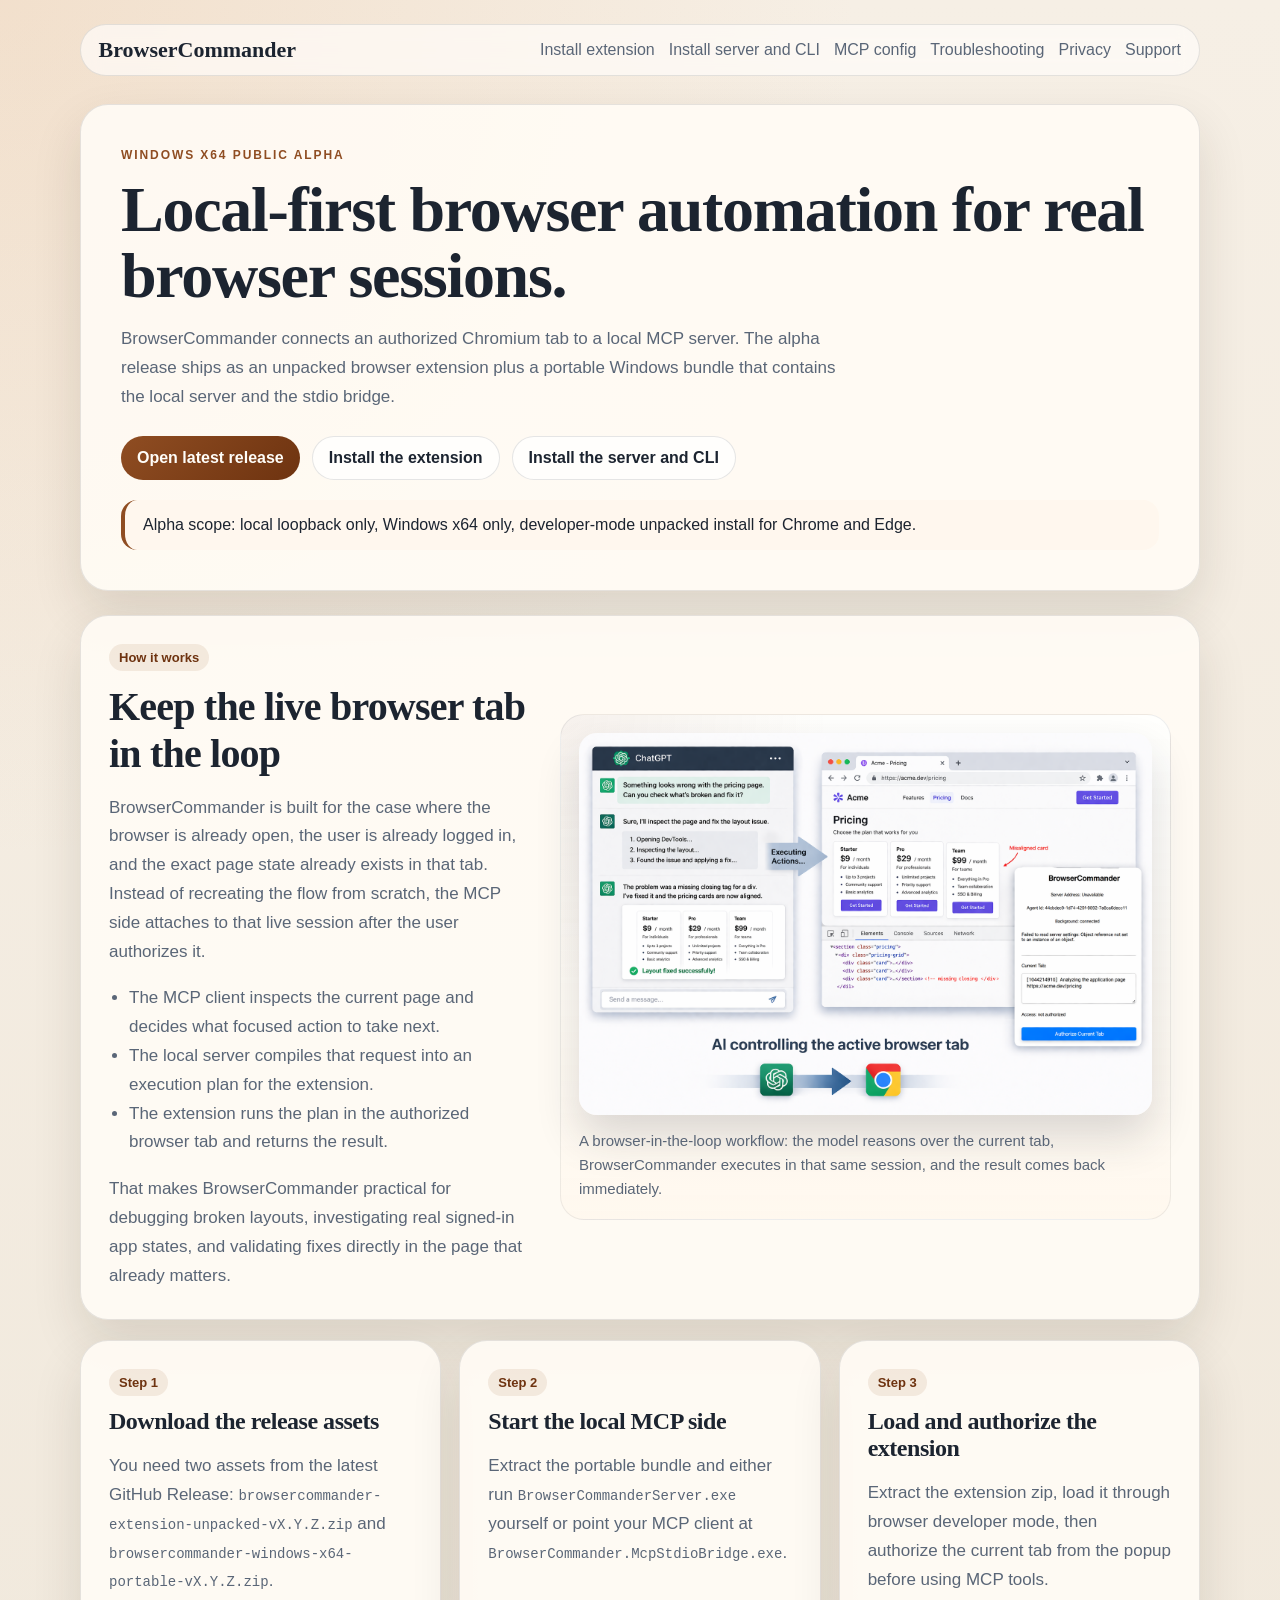
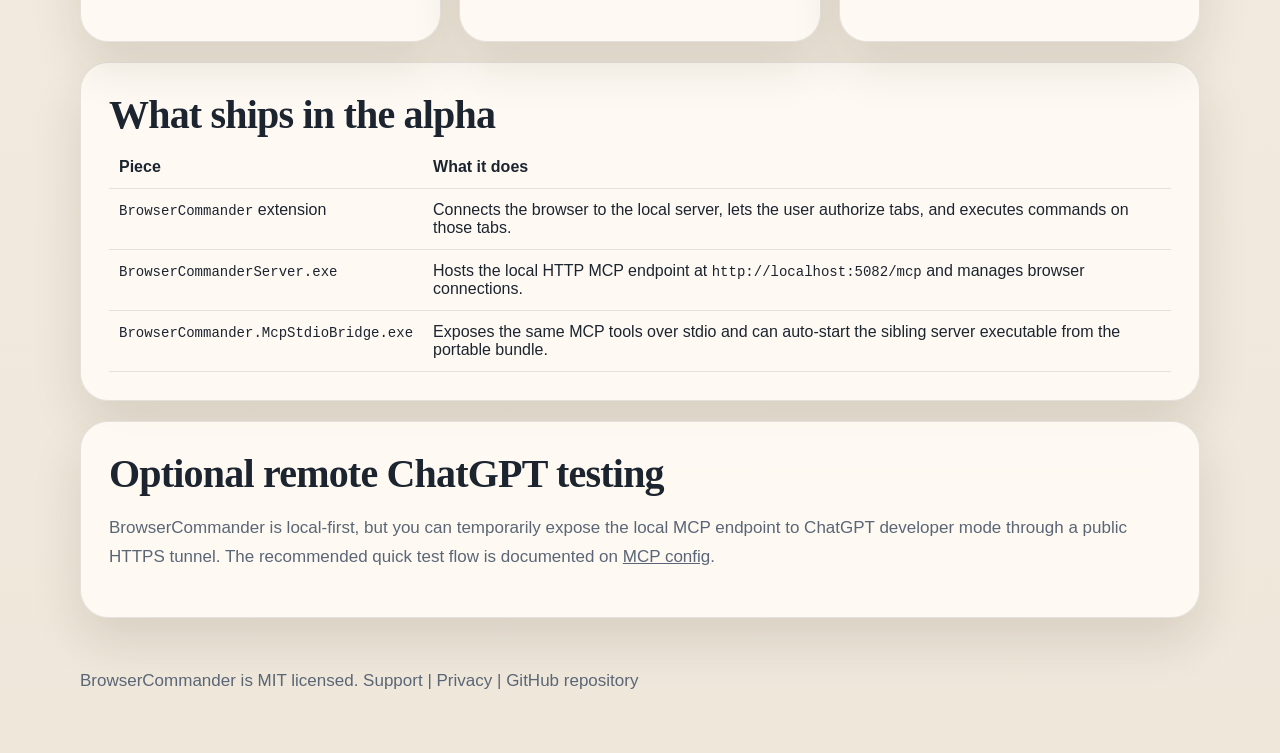
<file: docs/index.html>
<!DOCTYPE html>
<html lang="en">
<head>
    <meta charset="utf-8">
    <meta name="viewport" content="width=device-width, initial-scale=1">
    <title>BrowserCommander | Public alpha</title>
    <link rel="stylesheet" href="assets/site.css">
</head>
<body>
    <div class="site-shell">
        <header class="site-header">
            <div class="topbar">
                <a class="brand" href="index.html">BrowserCommander</a>
                <nav class="nav-links">
                    <a href="install-extension.html">Install extension</a>
                    <a href="install-server.html">Install server and CLI</a>
                    <a href="mcp-config.html">MCP config</a>
                    <a href="troubleshooting.html">Troubleshooting</a>
                    <a href="privacy.html">Privacy</a>
                    <a href="support.html">Support</a>
                </nav>
            </div>
        </header>

        <section class="hero">
            <p class="eyebrow">Windows x64 public alpha</p>
            <h1>Local-first browser automation for real browser sessions.</h1>
            <p>
                BrowserCommander connects an authorized Chromium tab to a local MCP server.
                The alpha release ships as an unpacked browser extension plus a portable Windows bundle
                that contains the local server and the stdio bridge.
            </p>
            <div class="button-row">
                <a class="button" href="https://github.com/DimonSmart/BrowserCommander/releases/latest">Open latest release</a>
                <a class="button-secondary" href="install-extension.html">Install the extension</a>
                <a class="button-secondary" href="install-server.html">Install the server and CLI</a>
            </div>
            <div class="callout">
                Alpha scope: local loopback only, Windows x64 only, developer-mode unpacked install for Chrome and Edge.
            </div>
        </section>

        <section class="content-card workflow-section">
            <div class="workflow-grid">
                <div class="workflow-copy">
                    <div class="kicker">How it works</div>
                    <h2 class="page-title">Keep the live browser tab in the loop</h2>
                    <p>
                        BrowserCommander is built for the case where the browser is already open, the user is already
                        logged in, and the exact page state already exists in that tab. Instead of recreating the flow
                        from scratch, the MCP side attaches to that live session after the user authorizes it.
                    </p>
                    <ul class="section-list workflow-points">
                        <li>The MCP client inspects the current page and decides what focused action to take next.</li>
                        <li>The local server compiles that request into an execution plan for the extension.</li>
                        <li>The extension runs the plan in the authorized browser tab and returns the result.</li>
                    </ul>
                    <p class="workflow-note">
                        That makes BrowserCommander practical for debugging broken layouts, investigating real signed-in
                        app states, and validating fixes directly in the page that already matters.
                    </p>
                </div>
                <figure class="workflow-figure">
                    <img
                        class="workflow-image"
                        src="assets/browsercommander-how-it-works.png"
                        alt="Illustration showing ChatGPT using BrowserCommander to inspect and fix a live browser page">
                    <figcaption class="workflow-caption">
                        A browser-in-the-loop workflow: the model reasons over the current tab, BrowserCommander
                        executes in that same session, and the result comes back immediately.
                    </figcaption>
                </figure>
            </div>
        </section>

        <section class="grid">
            <article class="content-card">
                <div class="kicker">Step 1</div>
                <h3>Download the release assets</h3>
                <p>
                    You need two assets from the latest GitHub Release:
                    <span class="mono">browsercommander-extension-unpacked-vX.Y.Z.zip</span> and
                    <span class="mono">browsercommander-windows-x64-portable-vX.Y.Z.zip</span>.
                </p>
            </article>
            <article class="content-card">
                <div class="kicker">Step 2</div>
                <h3>Start the local MCP side</h3>
                <p>
                    Extract the portable bundle and either run
                    <span class="mono">BrowserCommanderServer.exe</span> yourself or point your MCP client at
                    <span class="mono">BrowserCommander.McpStdioBridge.exe</span>.
                </p>
            </article>
            <article class="content-card">
                <div class="kicker">Step 3</div>
                <h3>Load and authorize the extension</h3>
                <p>
                    Extract the extension zip, load it through browser developer mode, then authorize the current tab
                    from the popup before using MCP tools.
                </p>
            </article>
        </section>

        <section class="content-card">
            <h2 class="page-title">What ships in the alpha</h2>
            <table class="table">
                <thead>
                    <tr>
                        <th>Piece</th>
                        <th>What it does</th>
                    </tr>
                </thead>
                <tbody>
                    <tr>
                        <td><span class="mono">BrowserCommander</span> extension</td>
                        <td>Connects the browser to the local server, lets the user authorize tabs, and executes commands on those tabs.</td>
                    </tr>
                    <tr>
                        <td><span class="mono">BrowserCommanderServer.exe</span></td>
                        <td>Hosts the local HTTP MCP endpoint at <span class="mono">http://localhost:5082/mcp</span> and manages browser connections.</td>
                    </tr>
                    <tr>
                        <td><span class="mono">BrowserCommander.McpStdioBridge.exe</span></td>
                        <td>Exposes the same MCP tools over stdio and can auto-start the sibling server executable from the portable bundle.</td>
                    </tr>
                </tbody>
            </table>
        </section>

        <section class="content-card">
            <h2 class="page-title">Optional remote ChatGPT testing</h2>
            <p>
                BrowserCommander is local-first, but you can temporarily expose the local MCP endpoint to ChatGPT
                developer mode through a public HTTPS tunnel. The recommended quick test flow is documented on
                <a href="mcp-config.html">MCP config</a>.
            </p>
        </section>

        <footer class="footer">
            <p>
                BrowserCommander is MIT licensed.
                <a href="support.html">Support</a> |
                <a href="privacy.html">Privacy</a> |
                <a href="https://github.com/DimonSmart/BrowserCommander">GitHub repository</a>
            </p>
        </footer>
    </div>
</body>
</html>
</file>
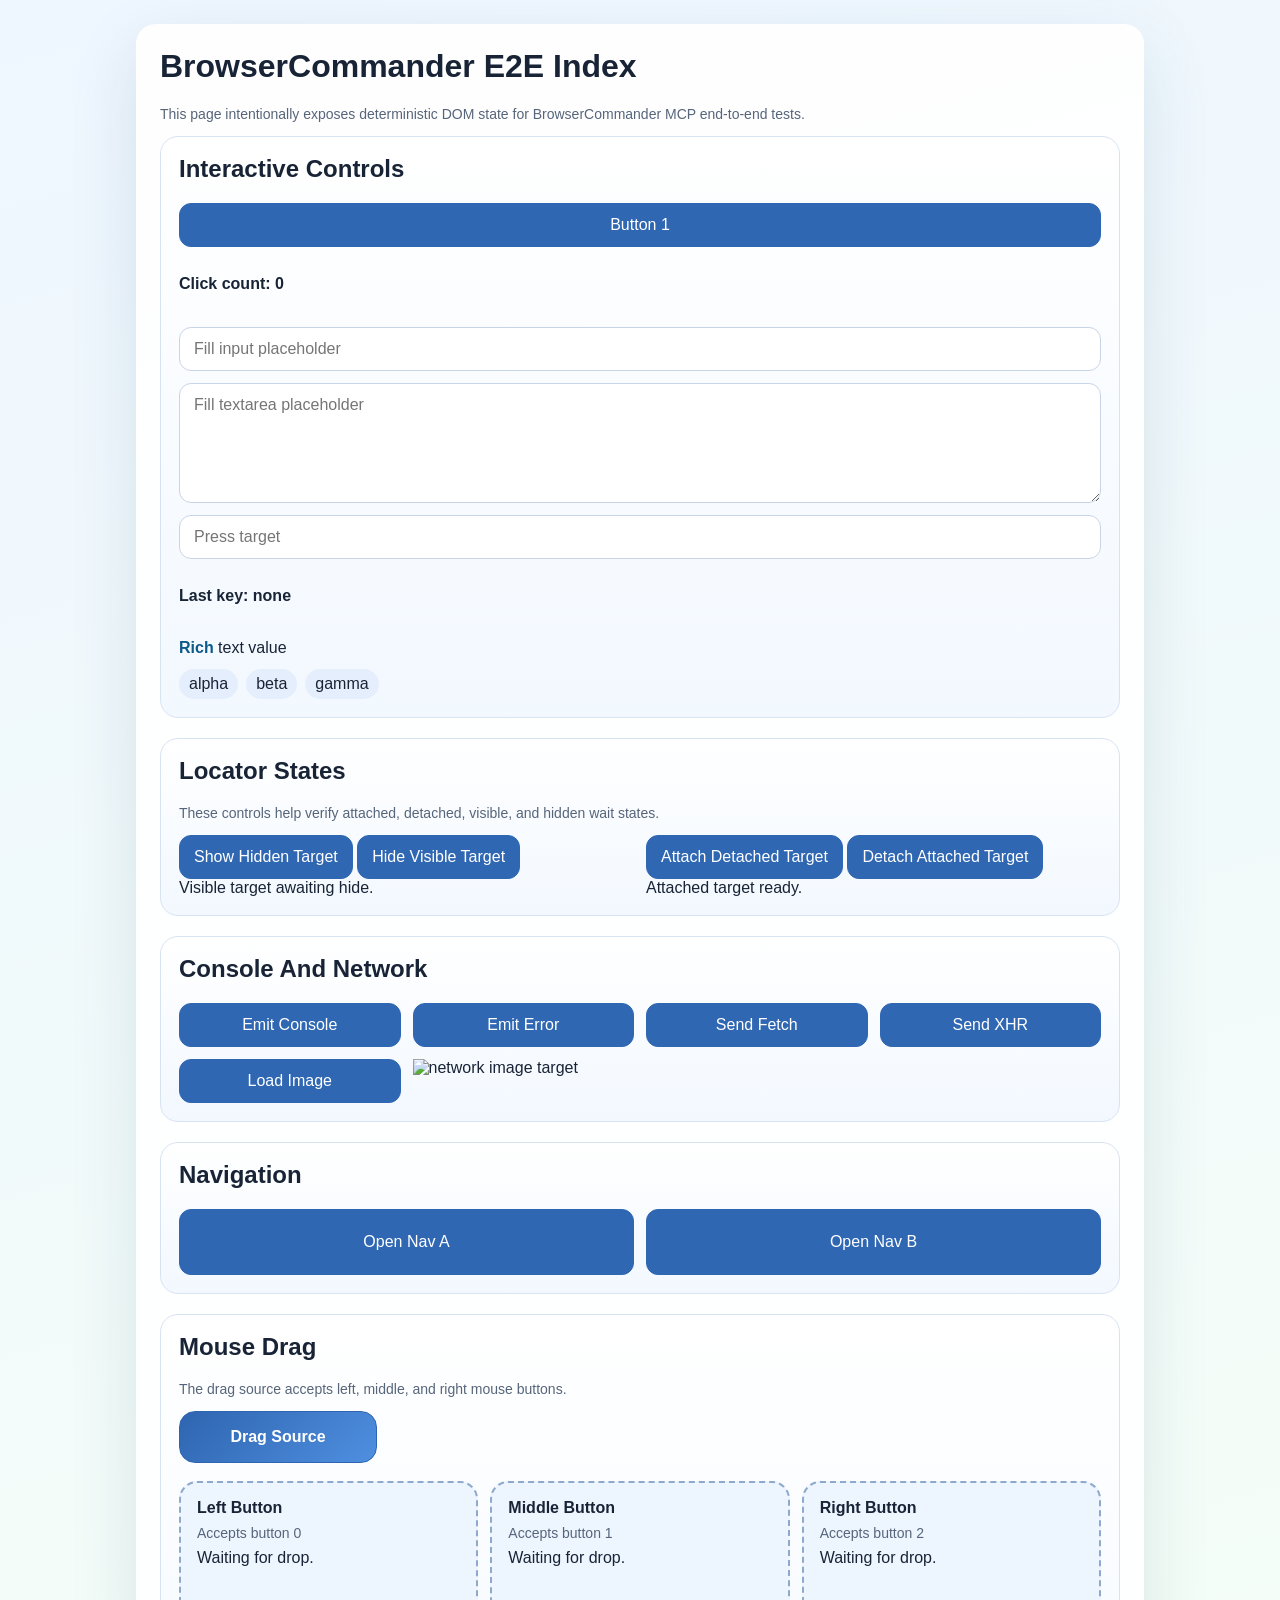
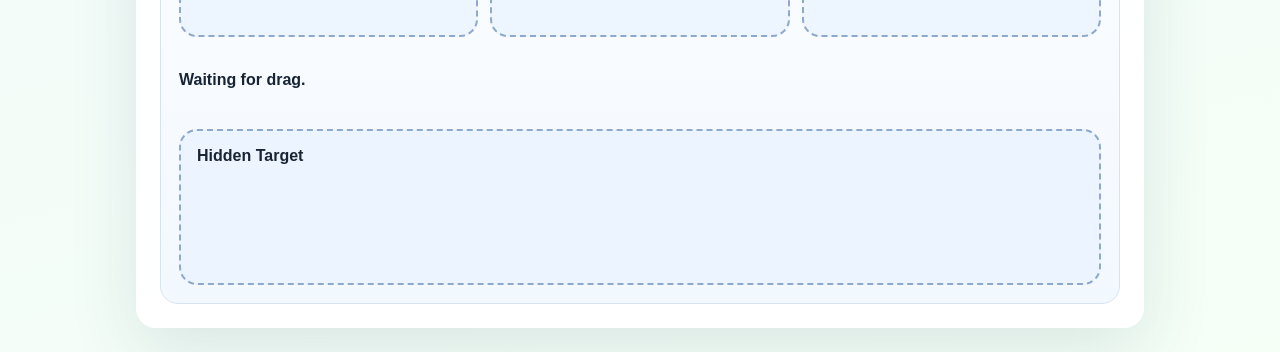
<file: BrowserCommander.E2E.Tests/TestSite/index.html>
<!DOCTYPE html>
<html lang="en">
<head>
    <meta charset="utf-8" />
    <meta name="viewport" content="width=device-width, initial-scale=1" />
    <title>BrowserCommander E2E Index</title>
    <style>
        :root {
            color-scheme: light;
            font-family: "Segoe UI", sans-serif;
        }

        body {
            margin: 0;
            min-height: 100vh;
            background: linear-gradient(165deg, #eef6ff 0%, #f5fff6 100%);
            color: #182436;
        }

        main {
            width: min(960px, calc(100vw - 32px));
            margin: 24px auto;
            padding: 24px;
            border-radius: 20px;
            background: rgba(255, 255, 255, 0.94);
            box-shadow: 0 24px 70px rgba(34, 62, 99, 0.12);
        }

        h1, h2 {
            margin-top: 0;
        }

        .stack {
            display: grid;
            gap: 20px;
        }

        .panel {
            padding: 18px;
            border: 1px solid #d8e3f2;
            border-radius: 18px;
            background: linear-gradient(180deg, rgba(255, 255, 255, 0.98), rgba(242, 248, 255, 0.96));
        }

        .grid {
            display: grid;
            gap: 12px;
        }

        .grid.two {
            grid-template-columns: repeat(auto-fit, minmax(220px, 1fr));
        }

        input, textarea, button {
            font: inherit;
            box-sizing: border-box;
        }

        input, textarea {
            width: 100%;
            padding: 12px 14px;
            border: 1px solid #c8d5e8;
            border-radius: 12px;
        }

        textarea {
            min-height: 120px;
            resize: vertical;
        }

        button, a.button-link {
            display: inline-flex;
            align-items: center;
            justify-content: center;
            gap: 8px;
            min-height: 44px;
            padding: 10px 14px;
            border: 1px solid #2f67b3;
            border-radius: 12px;
            background: #2f67b3;
            color: #fff;
            text-decoration: none;
            cursor: pointer;
        }

        .muted {
            color: #56657a;
            font-size: 14px;
        }

        .rich-text strong {
            color: #0b5a8a;
        }

        .badge-list {
            display: flex;
            gap: 8px;
            flex-wrap: wrap;
        }

        .counted-item {
            display: inline-block;
            padding: 6px 10px;
            border-radius: 999px;
            background: #e5eefc;
        }

        .status-line {
            min-height: 24px;
            font-weight: 600;
        }

        .is-hidden {
            display: none;
        }

        .drag-layout {
            display: grid;
            gap: 18px;
        }

        .drag-source {
            width: 160px;
            padding: 16px 18px;
            border: 1px solid #2e65b0;
            border-radius: 16px;
            background: linear-gradient(135deg, #2e65b0, #4f8fe0);
            color: #fff;
            font-weight: 700;
            text-align: center;
            cursor: grab;
            user-select: none;
        }

        .drag-source:active {
            cursor: grabbing;
        }

        .drop-grid {
            display: grid;
            gap: 12px;
            grid-template-columns: repeat(auto-fit, minmax(160px, 1fr));
        }

        .drop-zone {
            min-height: 120px;
            padding: 16px;
            border: 2px dashed #8ea9cc;
            border-radius: 18px;
            background: rgba(236, 244, 255, 0.9);
            display: grid;
            align-content: start;
            gap: 8px;
        }

        .drop-zone[data-last-drop="true"] {
            border-style: solid;
            border-color: #2e8b57;
            background: rgba(228, 248, 235, 0.95);
        }
    </style>
</head>
<body>
    <main>
        <h1>BrowserCommander E2E Index</h1>
        <p class="muted">This page intentionally exposes deterministic DOM state for BrowserCommander MCP end-to-end tests.</p>

        <div class="stack">
            <section class="panel">
                <h2>Interactive Controls</h2>
                <div class="grid">
                    <button id="click-target" type="button" data-click-count="0">Button 1</button>
                    <p id="click-status" class="status-line" data-click-count="0">Click count: 0</p>
                    <input id="fill-input" type="text" placeholder="Fill input placeholder" aria-label="Search field" />
                    <textarea id="fill-textarea" placeholder="Fill textarea placeholder"></textarea>
                    <input id="press-target" type="text" placeholder="Press target" />
                    <p id="press-status" class="status-line" data-last-key="">Last key: none</p>
                    <div id="rich-text" class="rich-text"><strong>Rich</strong> text value</div>
                    <div class="badge-list">
                        <span class="counted-item">alpha</span>
                        <span class="counted-item">beta</span>
                        <span class="counted-item">gamma</span>
                    </div>
                </div>
            </section>

            <section class="panel">
                <h2>Locator States</h2>
                <p class="muted">These controls help verify attached, detached, visible, and hidden wait states.</p>
                <div class="grid two">
                    <div>
                        <button id="show-hidden-button" type="button">Show Hidden Target</button>
                        <button id="hide-visible-button" type="button">Hide Visible Target</button>
                        <div id="hidden-target-state" class="is-hidden">Hidden target now visible.</div>
                        <div id="visible-target-state">Visible target awaiting hide.</div>
                    </div>
                    <div>
                        <button id="attach-detached-button" type="button">Attach Detached Target</button>
                        <button id="detach-attached-button" type="button">Detach Attached Target</button>
                        <div id="detached-container"></div>
                        <div id="attached-container">
                            <div id="attached-target">Attached target ready.</div>
                        </div>
                    </div>
                </div>
            </section>

            <section class="panel">
                <h2>Console And Network</h2>
                <div class="grid two">
                    <button id="emit-console-button" type="button">Emit Console</button>
                    <button id="emit-error-button" type="button">Emit Error</button>
                    <button id="send-fetch-button" type="button">Send Fetch</button>
                    <button id="send-xhr-button" type="button">Send XHR</button>
                    <button id="load-image-button" type="button">Load Image</button>
                    <img id="network-image" alt="network image target" />
                </div>
            </section>

            <section class="panel">
                <h2>Navigation</h2>
                <div class="grid two">
                    <a id="nav-a-link" class="button-link" href="/nav-a.html">Open Nav A</a>
                    <a id="nav-b-link" class="button-link" href="/nav-b.html">Open Nav B</a>
                </div>
            </section>

            <section class="panel">
                <h2>Mouse Drag</h2>
                <p class="muted">The drag source accepts left, middle, and right mouse buttons.</p>
                <div class="drag-layout">
                    <div id="drag-source" class="drag-source">Drag Source</div>
                    <div class="drop-grid">
                        <section id="drop-left" class="drop-zone" data-accept-button="0" data-drop-count="0" data-last-drop="false">
                            <strong>Left Button</strong>
                            <div class="muted">Accepts button 0</div>
                            <div class="drop-state">Waiting for drop.</div>
                        </section>
                        <section id="drop-middle" class="drop-zone" data-accept-button="1" data-drop-count="0" data-last-drop="false">
                            <strong>Middle Button</strong>
                            <div class="muted">Accepts button 1</div>
                            <div class="drop-state">Waiting for drop.</div>
                        </section>
                        <section id="drop-right" class="drop-zone" data-accept-button="2" data-drop-count="0" data-last-drop="false">
                            <strong>Right Button</strong>
                            <div class="muted">Accepts button 2</div>
                            <div class="drop-state">Waiting for drop.</div>
                        </section>
                    </div>
                    <p id="drag-status" class="status-line"
                       data-last-result="idle"
                       data-last-button=""
                       data-last-target=""
                       data-move-count="0">Waiting for drag.</p>
                    <div id="hidden-source" class="drag-source is-hidden">Hidden Source</div>
                    <section id="hidden-drop-target" class="drop-zone is-hidden" data-accept-button="0" data-drop-count="0" data-last-drop="false">
                        <strong>Hidden Target</strong>
                    </section>
                </div>
            </section>
        </div>
    </main>

    <script>
        (() => {
            const hiddenTargetState = document.getElementById("hidden-target-state");
            const visibleTargetState = document.getElementById("visible-target-state");
            const detachedContainer = document.getElementById("detached-container");
            const attachedContainer = document.getElementById("attached-container");
            const clickTarget = document.getElementById("click-target");
            const clickStatus = document.getElementById("click-status");
            const pressStatus = document.getElementById("press-status");
            const dragSource = document.getElementById("drag-source");
            const dragStatus = document.getElementById("drag-status");
            const dropZones = Array.from(document.querySelectorAll(".drop-zone"));
            const buttonNames = ["left", "middle", "right"];
            let activeDrag = null;

            function createDetachedTarget() {
                const element = document.createElement("div");
                element.id = "detached-target";
                element.textContent = "Detached target attached.";
                return element;
            }

            function attachDetachedTarget() {
                if (!document.getElementById("detached-target") && detachedContainer) {
                    detachedContainer.appendChild(createDetachedTarget());
                }
            }

            function detachAttachedTarget() {
                document.getElementById("attached-target")?.remove();
            }

            function attachAttachedTarget() {
                if (attachedContainer && !document.getElementById("attached-target")) {
                    const element = document.createElement("div");
                    element.id = "attached-target";
                    element.textContent = "Attached target ready.";
                    attachedContainer.appendChild(element);
                }
            }

            window.browserCommanderE2E = {
                scheduleShowHidden(delayMs = 250) {
                    setTimeout(() => hiddenTargetState?.classList.remove("is-hidden"), delayMs);
                },
                scheduleHideVisible(delayMs = 250) {
                    setTimeout(() => visibleTargetState?.classList.add("is-hidden"), delayMs);
                },
                scheduleDetachAttached(delayMs = 250) {
                    setTimeout(detachAttachedTarget, delayMs);
                },
                scheduleAttachDetached(delayMs = 250) {
                    setTimeout(attachDetachedTarget, delayMs);
                }
            };

            if (clickTarget instanceof HTMLButtonElement && clickStatus instanceof HTMLElement) {
                clickTarget.addEventListener("click", () => {
                    const nextCount = Number(clickTarget.dataset.clickCount ?? "0") + 1;
                    clickTarget.dataset.clickCount = String(nextCount);
                    clickStatus.dataset.clickCount = String(nextCount);
                    clickStatus.textContent = `Click count: ${nextCount}`;
                });
            }

            document.addEventListener("keydown", event => {
                if (pressStatus instanceof HTMLElement) {
                    pressStatus.dataset.lastKey = event.key;
                    pressStatus.textContent = `Last key: ${event.key}`;
                }
            });

            document.getElementById("show-hidden-button")?.addEventListener("click", () => hiddenTargetState?.classList.remove("is-hidden"));
            document.getElementById("hide-visible-button")?.addEventListener("click", () => visibleTargetState?.classList.add("is-hidden"));
            document.getElementById("attach-detached-button")?.addEventListener("click", attachDetachedTarget);
            document.getElementById("detach-attached-button")?.addEventListener("click", detachAttachedTarget);

            document.getElementById("emit-console-button")?.addEventListener("click", () => {
                console.log("browsercommander-e2e-console");
            });

            document.getElementById("emit-error-button")?.addEventListener("click", () => {
                console.error("browsercommander-e2e-error");
            });

            document.getElementById("send-fetch-button")?.addEventListener("click", async () => {
                const response = await fetch(`/api/network/fetch?tick=${Date.now()}`);
                await response.json();
            });

            document.getElementById("send-xhr-button")?.addEventListener("click", () => {
                const xhr = new XMLHttpRequest();
                xhr.open("GET", `/api/network/xhr?tick=${Date.now()}`);
                xhr.send();
            });

            document.getElementById("load-image-button")?.addEventListener("click", () => {
                const image = document.getElementById("network-image");
                if (image instanceof HTMLImageElement) {
                    image.src = `/api/network/image.png?tick=${Date.now()}`;
                }
            });

            if (dragSource instanceof HTMLElement && dragStatus instanceof HTMLElement) {
                dragSource.addEventListener("mousedown", event => {
                    activeDrag = {
                        button: event.button,
                        moveCount: 0
                    };

                    dragStatus.dataset.lastResult = "dragging";
                    dragStatus.dataset.lastButton = buttonNames[event.button] ?? String(event.button);
                    dragStatus.dataset.lastTarget = "";
                    dragStatus.dataset.moveCount = "0";
                    dragStatus.textContent = `Dragging with ${dragStatus.dataset.lastButton}.`;
                    event.preventDefault();
                });

                document.addEventListener("mousemove", event => {
                    if (!activeDrag) {
                        return;
                    }

                    activeDrag.moveCount += 1;
                    dragStatus.dataset.moveCount = String(activeDrag.moveCount);
                    dragStatus.textContent = `Dragging with ${buttonNames[activeDrag.button] ?? activeDrag.button}: ${activeDrag.moveCount} move(s).`;
                    event.preventDefault();
                }, true);

                document.addEventListener("mouseup", event => {
                    if (!activeDrag) {
                        return;
                    }

                    const dropZone = document.elementFromPoint(event.clientX, event.clientY)?.closest(".drop-zone");
                    const expectedButton = Number(dropZone?.getAttribute("data-accept-button"));
                    const moveCount = activeDrag.moveCount;
                    const buttonName = buttonNames[activeDrag.button] ?? String(activeDrag.button);

                    for (const zone of dropZones) {
                        zone.setAttribute("data-last-drop", "false");
                    }

                    if (dropZone instanceof HTMLElement
                        && expectedButton === activeDrag.button
                        && moveCount > 0) {
                        const nextCount = Number(dropZone.dataset.dropCount ?? "0") + 1;
                        dropZone.dataset.dropCount = String(nextCount);
                        dropZone.dataset.lastDrop = "true";
                        dropZone.querySelector(".drop-state").textContent = `Accepted ${buttonName} drag (${nextCount}).`;

                        dragStatus.dataset.lastResult = "success";
                        dragStatus.dataset.lastButton = buttonName;
                        dragStatus.dataset.lastTarget = dropZone.id;
                        dragStatus.dataset.moveCount = String(moveCount);
                        dragStatus.textContent = `${buttonName} drag dropped into ${dropZone.id} after ${moveCount} move(s).`;
                    } else {
                        dragStatus.dataset.lastResult = "miss";
                        dragStatus.dataset.lastButton = buttonName;
                        dragStatus.dataset.lastTarget = dropZone instanceof HTMLElement ? dropZone.id : "";
                        dragStatus.dataset.moveCount = String(moveCount);
                        dragStatus.textContent = `Missed ${buttonName} drag after ${moveCount} move(s).`;
                    }

                    activeDrag = null;
                    event.preventDefault();
                }, true);

                document.addEventListener("contextmenu", event => {
                    if (event.target instanceof Element
                        && event.target.closest("#drag-source, .drop-zone")) {
                        event.preventDefault();
                    }
                });
            }

            console.log("index-ready");
        })();
    </script>
</body>
</html>
</file>
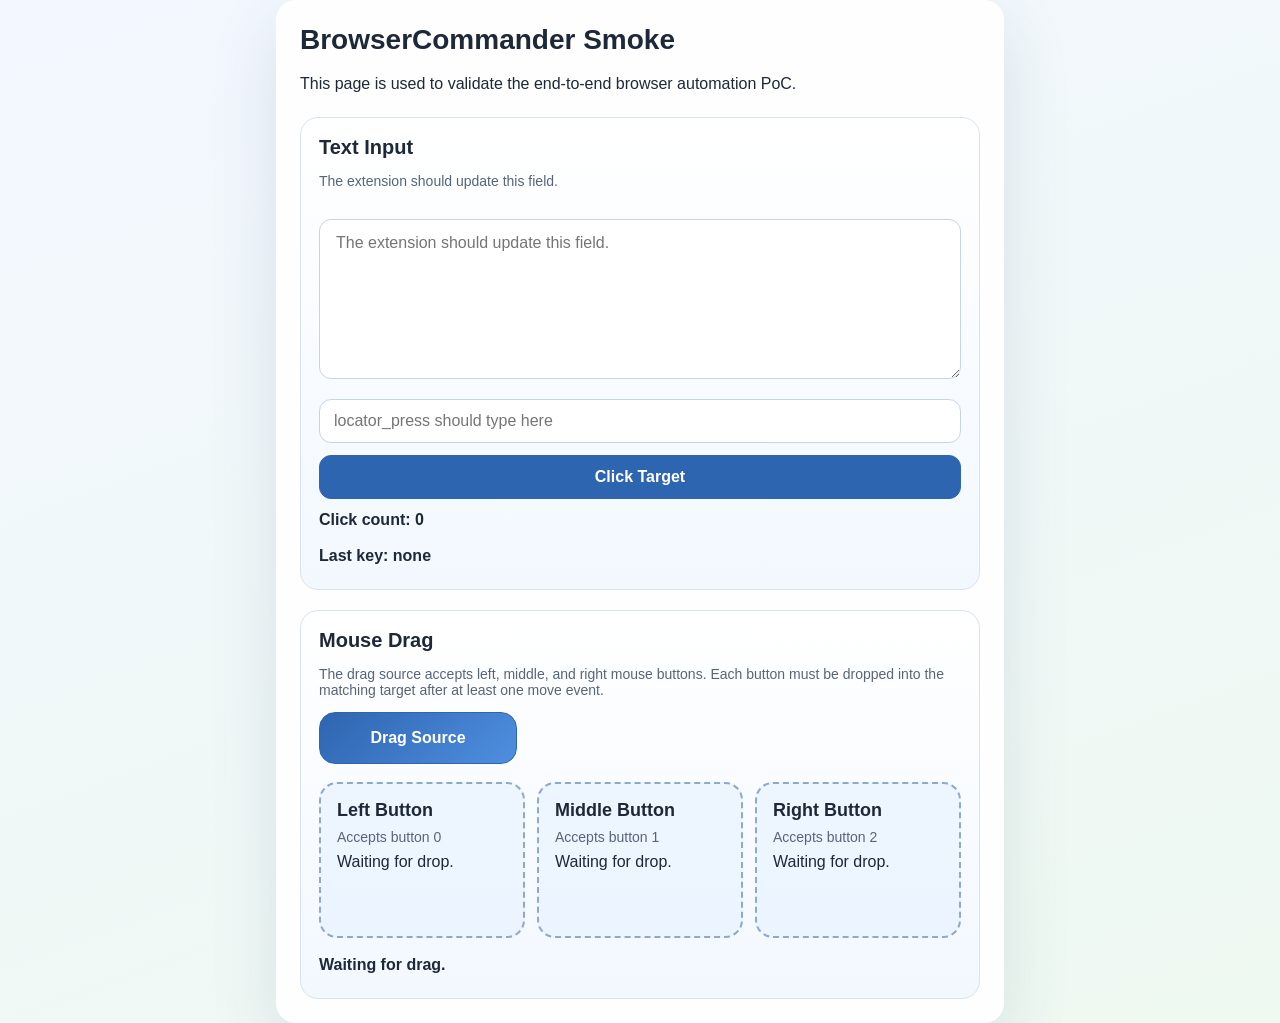
<file: scripts/smoke/index.html>
<!DOCTYPE html>
<html lang="en">
<head>
    <meta charset="utf-8" />
    <meta name="viewport" content="width=device-width, initial-scale=1" />
    <title>BrowserCommander Smoke</title>
    <style>
        :root {
            color-scheme: light;
            font-family: "Segoe UI", sans-serif;
        }

        body {
            margin: 0;
            min-height: 100vh;
            display: grid;
            place-items: center;
            background: linear-gradient(160deg, #f3f7ff 0%, #eef9f1 100%);
            color: #1d2838;
        }

        main {
            width: min(680px, calc(100vw - 32px));
            padding: 24px;
            border-radius: 20px;
            background: rgba(255, 255, 255, 0.92);
            box-shadow: 0 24px 70px rgba(40, 66, 110, 0.12);
        }

        h1 {
            margin-top: 0;
            font-size: 28px;
        }

        textarea {
            width: 100%;
            min-height: 160px;
            margin-top: 16px;
            padding: 14px 16px;
            font: inherit;
            border: 1px solid #c6d4eb;
            border-radius: 12px;
            resize: vertical;
            box-sizing: border-box;
        }

        .text-controls {
            display: grid;
            gap: 12px;
            margin-top: 16px;
        }

        .text-controls input,
        .text-controls button {
            padding: 12px 14px;
            font: inherit;
            border-radius: 12px;
            box-sizing: border-box;
        }

        .text-controls input {
            border: 1px solid #c6d4eb;
        }

        .text-controls button {
            border: 1px solid #2e65b0;
            background: #2e65b0;
            color: #fff;
            font-weight: 600;
            cursor: pointer;
        }

        .stack {
            display: grid;
            gap: 20px;
            margin-top: 24px;
        }

        .panel {
            padding: 18px;
            border: 1px solid #d8e3f2;
            border-radius: 18px;
            background: linear-gradient(180deg, rgba(255, 255, 255, 0.98), rgba(242, 248, 255, 0.96));
        }

        .panel h2 {
            margin: 0 0 8px;
            font-size: 20px;
        }

        .drag-layout {
            display: grid;
            gap: 18px;
        }

        .drag-source {
            width: 160px;
            padding: 16px 18px;
            border: 1px solid #2e65b0;
            border-radius: 16px;
            background: linear-gradient(135deg, #2e65b0, #4f8fe0);
            color: #fff;
            font-weight: 700;
            text-align: center;
            cursor: grab;
            user-select: none;
        }

        .drag-source:active {
            cursor: grabbing;
        }

        .drop-grid {
            display: grid;
            gap: 12px;
            grid-template-columns: repeat(auto-fit, minmax(160px, 1fr));
        }

        .drop-zone {
            min-height: 120px;
            padding: 16px;
            border: 2px dashed #8ea9cc;
            border-radius: 18px;
            background: rgba(236, 244, 255, 0.9);
            display: grid;
            align-content: start;
            gap: 8px;
        }

        .drop-zone strong {
            font-size: 18px;
        }

        .drop-zone[data-last-drop="true"] {
            border-style: solid;
            border-color: #2e8b57;
            background: rgba(228, 248, 235, 0.95);
        }

        .status-line {
            margin: 0;
            min-height: 24px;
            font-weight: 600;
        }

        .muted {
            color: #576579;
            font-size: 14px;
        }

        .is-hidden {
            display: none;
        }
    </style>
</head>
<body>
    <main>
        <h1>BrowserCommander Smoke</h1>
        <p>This page is used to validate the end-to-end browser automation PoC.</p>
        <div class="stack">
            <section class="panel">
                <h2>Text Input</h2>
                <p class="muted">The extension should update this field.</p>
                <textarea id="target-textarea" placeholder="The extension should update this field."></textarea>
                <div class="text-controls">
                    <input id="press-target" type="text" placeholder="locator_press should type here" />
                    <button id="click-target" type="button" data-click-count="0">Click Target</button>
                    <p id="click-status" class="status-line" data-click-count="0">Click count: 0</p>
                    <p id="press-status" class="status-line" data-last-key="">Last key: none</p>
                </div>
            </section>

            <section class="panel">
                <h2>Mouse Drag</h2>
                <p class="muted">The drag source accepts left, middle, and right mouse buttons. Each button must be dropped into the matching target after at least one move event.</p>
                <div class="drag-layout">
                    <div id="drag-source" class="drag-source">Drag Source</div>
                    <div class="drop-grid">
                        <section id="drop-left" class="drop-zone" data-accept-button="0" data-drop-count="0" data-last-drop="false">
                            <strong>Left Button</strong>
                            <div class="muted">Accepts button 0</div>
                            <div class="drop-state">Waiting for drop.</div>
                        </section>
                        <section id="drop-middle" class="drop-zone" data-accept-button="1" data-drop-count="0" data-last-drop="false">
                            <strong>Middle Button</strong>
                            <div class="muted">Accepts button 1</div>
                            <div class="drop-state">Waiting for drop.</div>
                        </section>
                        <section id="drop-right" class="drop-zone" data-accept-button="2" data-drop-count="0" data-last-drop="false">
                            <strong>Right Button</strong>
                            <div class="muted">Accepts button 2</div>
                            <div class="drop-state">Waiting for drop.</div>
                        </section>
                    </div>
                    <p id="drag-status" class="status-line"
                       data-last-result="idle"
                       data-last-button=""
                       data-last-target=""
                       data-move-count="0">Waiting for drag.</p>
                    <div id="hidden-source" class="drag-source is-hidden">Hidden Source</div>
                    <section id="hidden-target" class="drop-zone is-hidden" data-accept-button="0" data-drop-count="0" data-last-drop="false">
                        <strong>Hidden Target</strong>
                    </section>
                </div>
            </section>
        </div>
    </main>
    <script>
        (() => {
            const source = document.getElementById("drag-source");
            const status = document.getElementById("drag-status");
            const dropZones = Array.from(document.querySelectorAll(".drop-zone"));
            const buttonNames = ["left", "middle", "right"];
            const clickTarget = document.getElementById("click-target");
            const clickStatus = document.getElementById("click-status");
            const pressStatus = document.getElementById("press-status");
            let activeDrag = null;

            if (!(source instanceof HTMLElement) || !(status instanceof HTMLElement)) {
                return;
            }

            if (clickTarget instanceof HTMLButtonElement && clickStatus instanceof HTMLElement) {
                clickTarget.addEventListener("click", () => {
                    const nextCount = Number(clickTarget.dataset.clickCount ?? "0") + 1;
                    clickTarget.dataset.clickCount = String(nextCount);
                    clickStatus.dataset.clickCount = String(nextCount);
                    clickStatus.textContent = `Click count: ${nextCount}`;
                });
            }

            if (pressStatus instanceof HTMLElement) {
                document.addEventListener("keydown", event => {
                    pressStatus.dataset.lastKey = event.key;
                    pressStatus.textContent = `Last key: ${event.key}`;
                });
            }

            source.addEventListener("mousedown", event => {
                activeDrag = {
                    button: event.button,
                    moveCount: 0
                };

                status.dataset.lastResult = "dragging";
                status.dataset.lastButton = buttonNames[event.button] ?? String(event.button);
                status.dataset.lastTarget = "";
                status.dataset.moveCount = "0";
                status.textContent = `Dragging with ${status.dataset.lastButton}.`;

                event.preventDefault();
            });

            document.addEventListener("mousemove", event => {
                if (!activeDrag) {
                    return;
                }

                activeDrag.moveCount += 1;
                status.dataset.moveCount = String(activeDrag.moveCount);
                status.textContent = `Dragging with ${buttonNames[activeDrag.button] ?? activeDrag.button}: ${activeDrag.moveCount} move(s).`;
                event.preventDefault();
            }, true);

            document.addEventListener("mouseup", event => {
                if (!activeDrag) {
                    return;
                }

                const dropZone = document.elementFromPoint(event.clientX, event.clientY)?.closest(".drop-zone");
                const expectedButton = Number(dropZone?.getAttribute("data-accept-button"));
                const moveCount = activeDrag.moveCount;
                const buttonName = buttonNames[activeDrag.button] ?? String(activeDrag.button);

                for (const zone of dropZones) {
                    zone.setAttribute("data-last-drop", "false");
                }

                if (dropZone instanceof HTMLElement
                    && expectedButton === activeDrag.button
                    && moveCount > 0) {
                    const nextCount = Number(dropZone.dataset.dropCount ?? "0") + 1;
                    dropZone.dataset.dropCount = String(nextCount);
                    dropZone.dataset.lastDrop = "true";

                    const state = dropZone.querySelector(".drop-state");
                    if (state) {
                        state.textContent = `Accepted ${buttonName} drag (${nextCount}).`;
                    }

                    status.dataset.lastResult = "success";
                    status.dataset.lastButton = buttonName;
                    status.dataset.lastTarget = dropZone.id;
                    status.dataset.moveCount = String(moveCount);
                    status.textContent = `${buttonName} drag dropped into ${dropZone.id} after ${moveCount} move(s).`;
                } else {
                    status.dataset.lastResult = "miss";
                    status.dataset.lastButton = buttonName;
                    status.dataset.lastTarget = dropZone instanceof HTMLElement ? dropZone.id : "";
                    status.dataset.moveCount = String(moveCount);
                    status.textContent = `Missed ${buttonName} drag after ${moveCount} move(s).`;
                }

                activeDrag = null;
                event.preventDefault();
            }, true);

            document.addEventListener("contextmenu", event => {
                if (event.target instanceof Element
                    && event.target.closest("#drag-source, .drop-zone")) {
                    event.preventDefault();
                }
            });
        })();
    </script>
</body>
</html>
</file>
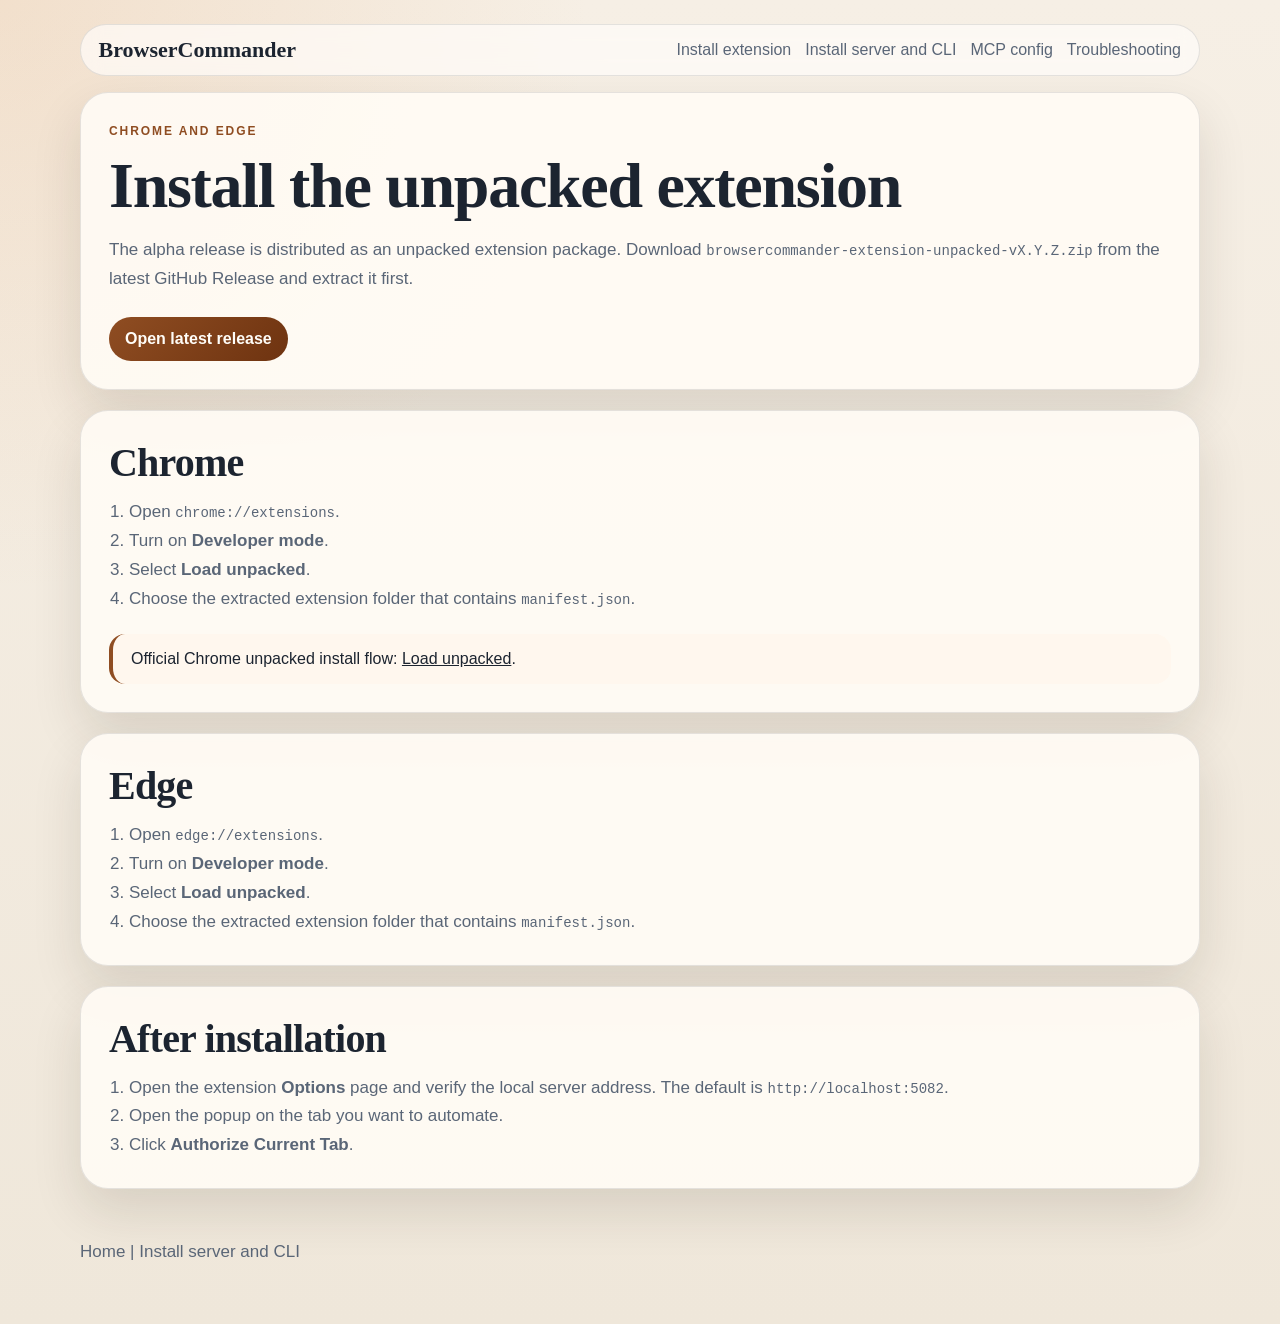
<file: docs/install-extension.html>
<!DOCTYPE html>
<html lang="en">
<head>
    <meta charset="utf-8">
    <meta name="viewport" content="width=device-width, initial-scale=1">
    <title>BrowserCommander | Install extension</title>
    <link rel="stylesheet" href="assets/site.css">
</head>
<body>
    <div class="site-shell">
        <header class="site-header">
            <div class="topbar">
                <a class="brand" href="index.html">BrowserCommander</a>
                <nav class="nav-links">
                    <a href="install-extension.html">Install extension</a>
                    <a href="install-server.html">Install server and CLI</a>
                    <a href="mcp-config.html">MCP config</a>
                    <a href="troubleshooting.html">Troubleshooting</a>
                </nav>
            </div>
        </header>

        <section class="content-card">
            <p class="eyebrow">Chrome and Edge</p>
            <h1>Install the unpacked extension</h1>
            <p>
                The alpha release is distributed as an unpacked extension package.
                Download <span class="mono">browsercommander-extension-unpacked-vX.Y.Z.zip</span>
                from the latest GitHub Release and extract it first.
            </p>
            <div class="button-row">
                <a class="button" href="https://github.com/DimonSmart/BrowserCommander/releases/latest">Open latest release</a>
            </div>
        </section>

        <section class="content-card">
            <h2>Chrome</h2>
            <ol class="section-list">
                <li>Open <span class="mono">chrome://extensions</span>.</li>
                <li>Turn on <strong>Developer mode</strong>.</li>
                <li>Select <strong>Load unpacked</strong>.</li>
                <li>Choose the extracted extension folder that contains <span class="mono">manifest.json</span>.</li>
            </ol>
            <div class="callout">
                Official Chrome unpacked install flow: <a href="https://developer.chrome.com/docs/extensions/get-started/tutorial/hello-world#load-unpacked">Load unpacked</a>.
            </div>
        </section>

        <section class="content-card">
            <h2>Edge</h2>
            <ol class="section-list">
                <li>Open <span class="mono">edge://extensions</span>.</li>
                <li>Turn on <strong>Developer mode</strong>.</li>
                <li>Select <strong>Load unpacked</strong>.</li>
                <li>Choose the extracted extension folder that contains <span class="mono">manifest.json</span>.</li>
            </ol>
        </section>

        <section class="content-card">
            <h2>After installation</h2>
            <ol class="section-list">
                <li>Open the extension <strong>Options</strong> page and verify the local server address. The default is <span class="mono">http://localhost:5082</span>.</li>
                <li>Open the popup on the tab you want to automate.</li>
                <li>Click <strong>Authorize Current Tab</strong>.</li>
            </ol>
        </section>

        <footer class="footer">
            <p><a href="index.html">Home</a> | <a href="install-server.html">Install server and CLI</a></p>
        </footer>
    </div>
</body>
</html>
</file>
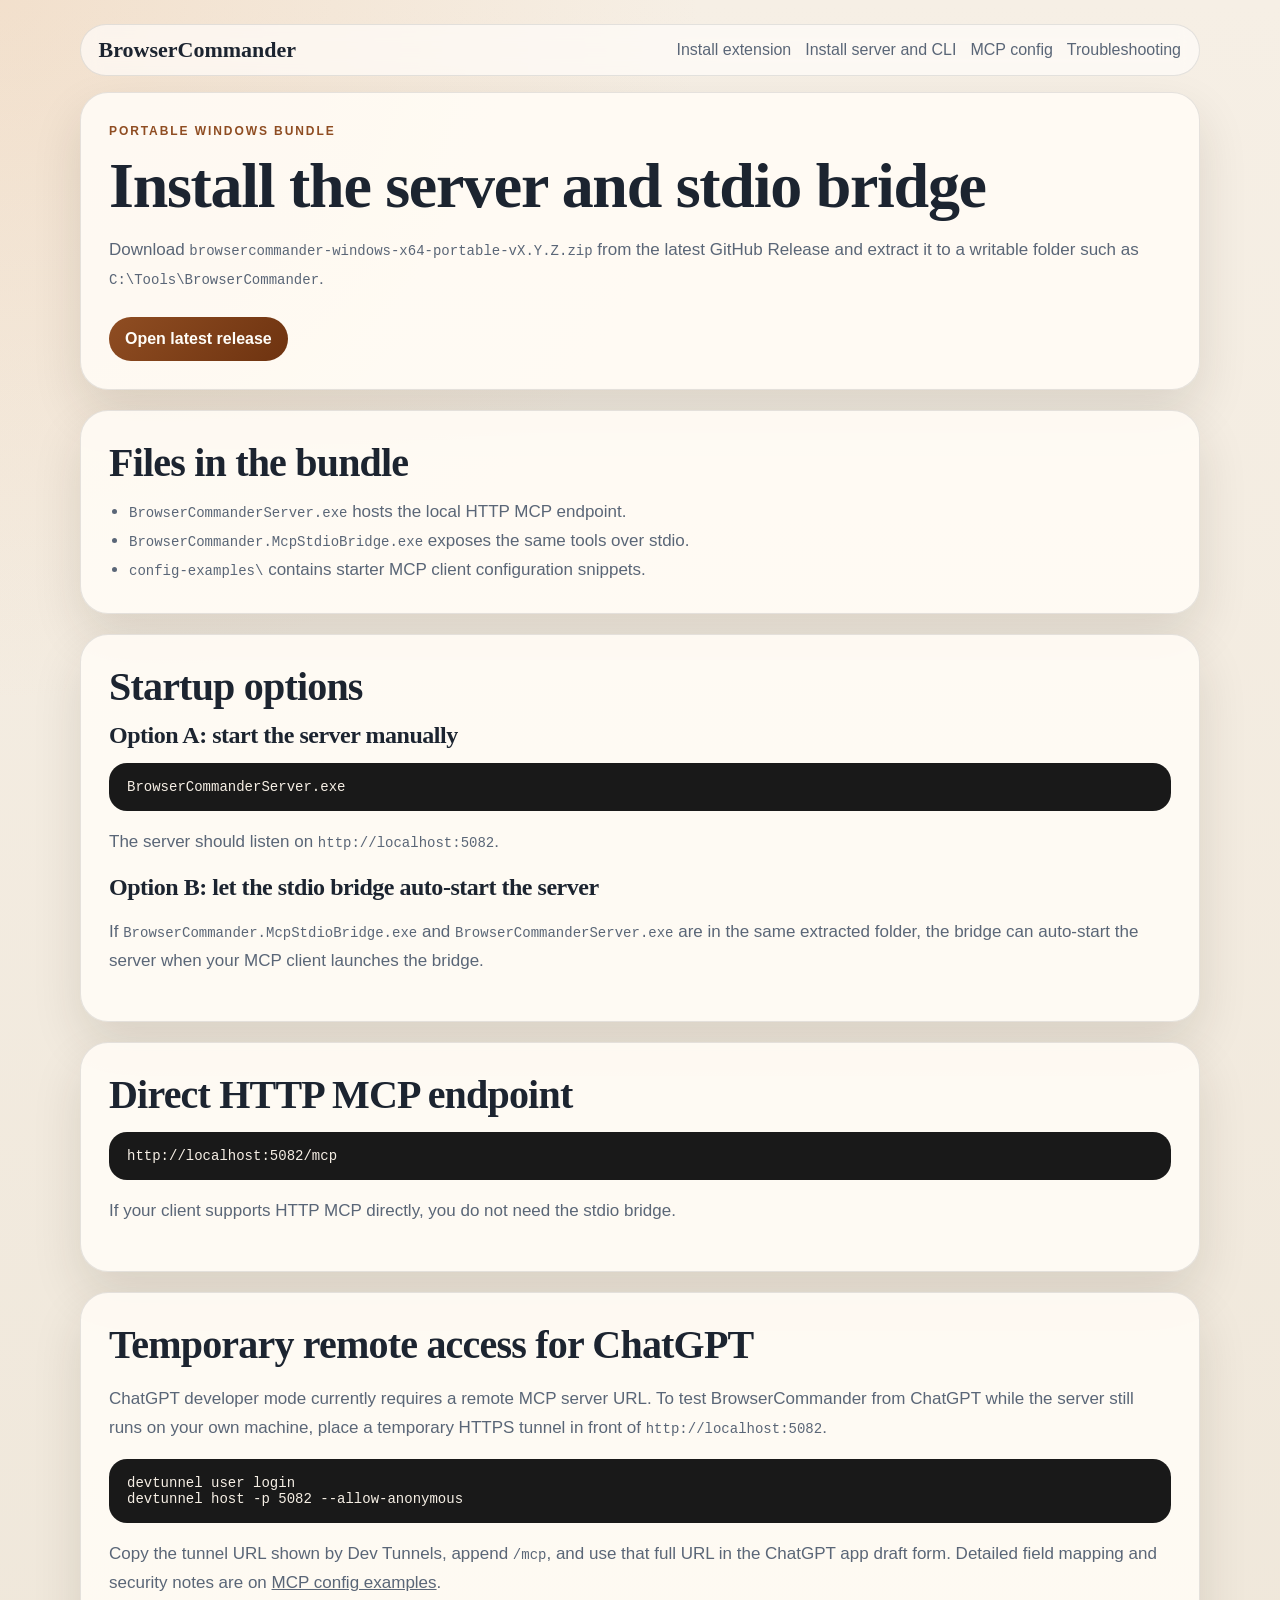
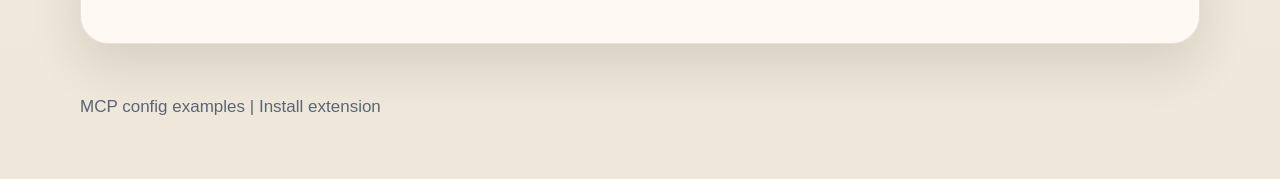
<file: docs/install-server.html>
<!DOCTYPE html>
<html lang="en">
<head>
    <meta charset="utf-8">
    <meta name="viewport" content="width=device-width, initial-scale=1">
    <title>BrowserCommander | Install server and CLI</title>
    <link rel="stylesheet" href="assets/site.css">
</head>
<body>
    <div class="site-shell">
        <header class="site-header">
            <div class="topbar">
                <a class="brand" href="index.html">BrowserCommander</a>
                <nav class="nav-links">
                    <a href="install-extension.html">Install extension</a>
                    <a href="install-server.html">Install server and CLI</a>
                    <a href="mcp-config.html">MCP config</a>
                    <a href="troubleshooting.html">Troubleshooting</a>
                </nav>
            </div>
        </header>

        <section class="content-card">
            <p class="eyebrow">Portable Windows bundle</p>
            <h1>Install the server and stdio bridge</h1>
            <p>
                Download <span class="mono">browsercommander-windows-x64-portable-vX.Y.Z.zip</span>
                from the latest GitHub Release and extract it to a writable folder such as
                <span class="mono">C:\Tools\BrowserCommander</span>.
            </p>
            <div class="button-row">
                <a class="button" href="https://github.com/DimonSmart/BrowserCommander/releases/latest">Open latest release</a>
            </div>
        </section>

        <section class="content-card">
            <h2>Files in the bundle</h2>
            <ul class="section-list">
                <li><span class="mono">BrowserCommanderServer.exe</span> hosts the local HTTP MCP endpoint.</li>
                <li><span class="mono">BrowserCommander.McpStdioBridge.exe</span> exposes the same tools over stdio.</li>
                <li><span class="mono">config-examples\</span> contains starter MCP client configuration snippets.</li>
            </ul>
        </section>

        <section class="content-card">
            <h2>Startup options</h2>
            <h3>Option A: start the server manually</h3>
            <pre>BrowserCommanderServer.exe</pre>
            <p>The server should listen on <span class="mono">http://localhost:5082</span>.</p>

            <h3>Option B: let the stdio bridge auto-start the server</h3>
            <p>
                If <span class="mono">BrowserCommander.McpStdioBridge.exe</span> and
                <span class="mono">BrowserCommanderServer.exe</span> are in the same extracted folder,
                the bridge can auto-start the server when your MCP client launches the bridge.
            </p>
        </section>

        <section class="content-card">
            <h2>Direct HTTP MCP endpoint</h2>
            <pre>http://localhost:5082/mcp</pre>
            <p>If your client supports HTTP MCP directly, you do not need the stdio bridge.</p>
        </section>

        <section class="content-card">
            <h2>Temporary remote access for ChatGPT</h2>
            <p>
                ChatGPT developer mode currently requires a remote MCP server URL. To test BrowserCommander from
                ChatGPT while the server still runs on your own machine, place a temporary HTTPS tunnel in front of
                <span class="mono">http://localhost:5082</span>.
            </p>
            <pre>devtunnel user login
devtunnel host -p 5082 --allow-anonymous</pre>
            <p>
                Copy the tunnel URL shown by Dev Tunnels, append <span class="mono">/mcp</span>, and use that full URL
                in the ChatGPT app draft form. Detailed field mapping and security notes are on
                <a href="mcp-config.html">MCP config examples</a>.
            </p>
        </section>

        <footer class="footer">
            <p><a href="mcp-config.html">MCP config examples</a> | <a href="install-extension.html">Install extension</a></p>
        </footer>
    </div>
</body>
</html>
</file>
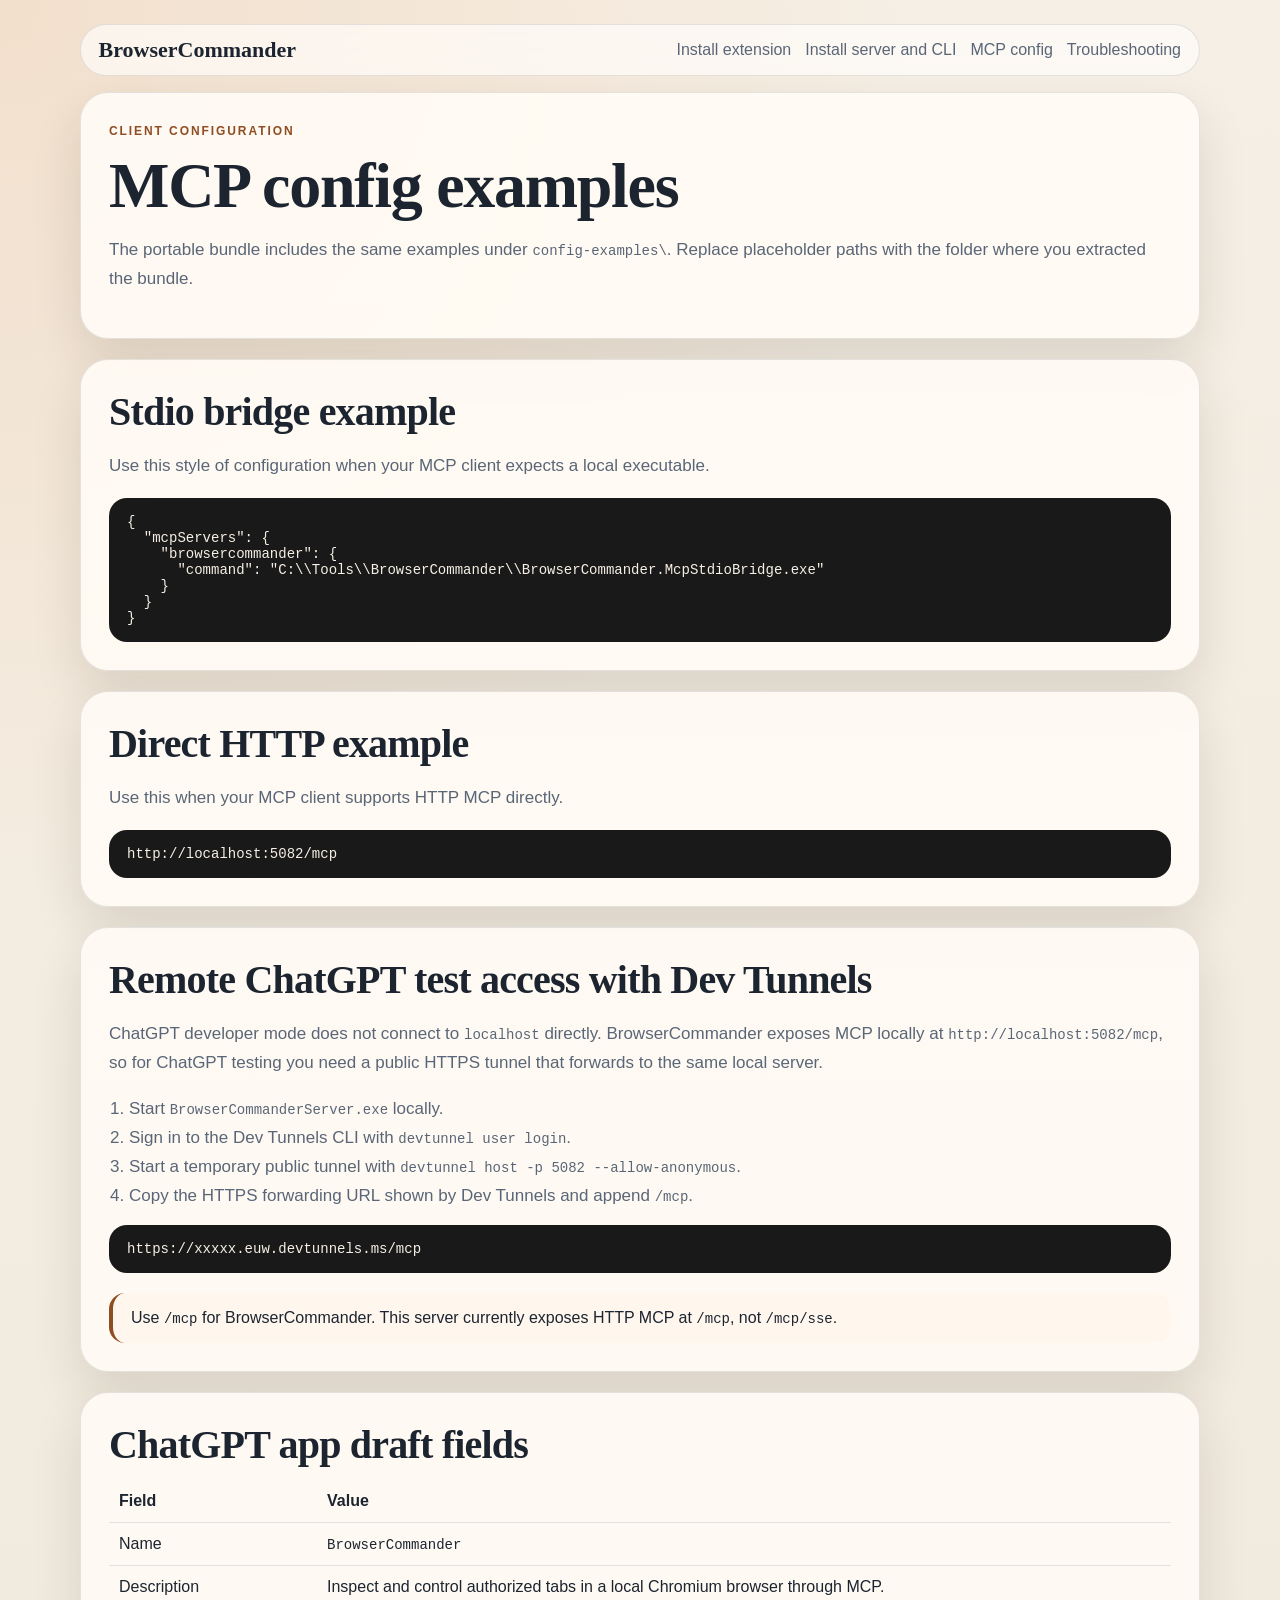
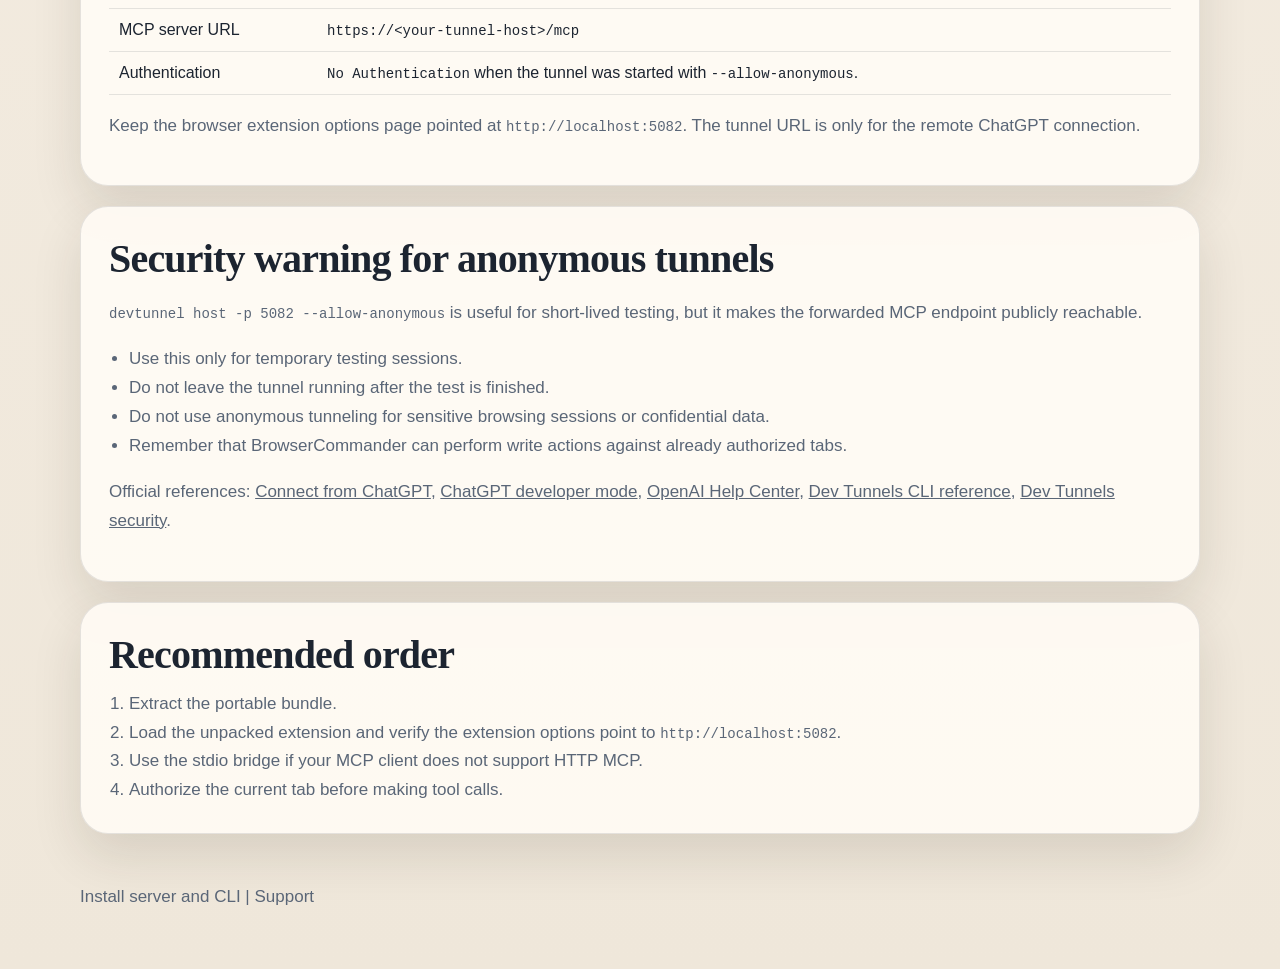
<file: docs/mcp-config.html>
<!DOCTYPE html>
<html lang="en">
<head>
    <meta charset="utf-8">
    <meta name="viewport" content="width=device-width, initial-scale=1">
    <title>BrowserCommander | MCP config examples</title>
    <link rel="stylesheet" href="assets/site.css">
</head>
<body>
    <div class="site-shell">
        <header class="site-header">
            <div class="topbar">
                <a class="brand" href="index.html">BrowserCommander</a>
                <nav class="nav-links">
                    <a href="install-extension.html">Install extension</a>
                    <a href="install-server.html">Install server and CLI</a>
                    <a href="mcp-config.html">MCP config</a>
                    <a href="troubleshooting.html">Troubleshooting</a>
                </nav>
            </div>
        </header>

        <section class="content-card">
            <p class="eyebrow">Client configuration</p>
            <h1>MCP config examples</h1>
            <p>
                The portable bundle includes the same examples under <span class="mono">config-examples\</span>.
                Replace placeholder paths with the folder where you extracted the bundle.
            </p>
        </section>

        <section class="content-card">
            <h2>Stdio bridge example</h2>
            <p>Use this style of configuration when your MCP client expects a local executable.</p>
            <pre>{
  "mcpServers": {
    "browsercommander": {
      "command": "C:\\Tools\\BrowserCommander\\BrowserCommander.McpStdioBridge.exe"
    }
  }
}</pre>
        </section>

        <section class="content-card">
            <h2>Direct HTTP example</h2>
            <p>Use this when your MCP client supports HTTP MCP directly.</p>
            <pre>http://localhost:5082/mcp</pre>
        </section>

        <section class="content-card">
            <h2>Remote ChatGPT test access with Dev Tunnels</h2>
            <p>
                ChatGPT developer mode does not connect to <span class="mono">localhost</span> directly.
                BrowserCommander exposes MCP locally at <span class="mono">http://localhost:5082/mcp</span>,
                so for ChatGPT testing you need a public HTTPS tunnel that forwards to the same local server.
            </p>
            <ol class="section-list">
                <li>Start <span class="mono">BrowserCommanderServer.exe</span> locally.</li>
                <li>Sign in to the Dev Tunnels CLI with <span class="mono">devtunnel user login</span>.</li>
                <li>Start a temporary public tunnel with <span class="mono">devtunnel host -p 5082 --allow-anonymous</span>.</li>
                <li>Copy the HTTPS forwarding URL shown by Dev Tunnels and append <span class="mono">/mcp</span>.</li>
            </ol>
            <pre>https://xxxxx.euw.devtunnels.ms/mcp</pre>
            <div class="callout">
                Use <span class="mono">/mcp</span> for BrowserCommander. This server currently exposes HTTP MCP at
                <span class="mono">/mcp</span>, not <span class="mono">/mcp/sse</span>.
            </div>
        </section>

        <section class="content-card">
            <h2>ChatGPT app draft fields</h2>
            <table class="table">
                <thead>
                    <tr>
                        <th>Field</th>
                        <th>Value</th>
                    </tr>
                </thead>
                <tbody>
                    <tr>
                        <td>Name</td>
                        <td><span class="mono">BrowserCommander</span></td>
                    </tr>
                    <tr>
                        <td>Description</td>
                        <td>Inspect and control authorized tabs in a local Chromium browser through MCP.</td>
                    </tr>
                    <tr>
                        <td>MCP server URL</td>
                        <td><span class="mono">https://&lt;your-tunnel-host&gt;/mcp</span></td>
                    </tr>
                    <tr>
                        <td>Authentication</td>
                        <td><span class="mono">No Authentication</span> when the tunnel was started with <span class="mono">--allow-anonymous</span>.</td>
                    </tr>
                </tbody>
            </table>
            <p>
                Keep the browser extension options page pointed at <span class="mono">http://localhost:5082</span>.
                The tunnel URL is only for the remote ChatGPT connection.
            </p>
        </section>

        <section class="content-card">
            <h2>Security warning for anonymous tunnels</h2>
            <p>
                <span class="mono">devtunnel host -p 5082 --allow-anonymous</span> is useful for short-lived testing,
                but it makes the forwarded MCP endpoint publicly reachable.
            </p>
            <ul class="section-list">
                <li>Use this only for temporary testing sessions.</li>
                <li>Do not leave the tunnel running after the test is finished.</li>
                <li>Do not use anonymous tunneling for sensitive browsing sessions or confidential data.</li>
                <li>Remember that BrowserCommander can perform write actions against already authorized tabs.</li>
            </ul>
            <p>
                Official references:
                <a href="https://developers.openai.com/apps-sdk/deploy/connect-chatgpt">Connect from ChatGPT</a>,
                <a href="https://developers.openai.com/api/docs/guides/developer-mode">ChatGPT developer mode</a>,
                <a href="https://help.openai.com/en/articles/12584461-developer-mode-apps-and-full-mcp-connectors-in-chatgpt-beta">OpenAI Help Center</a>,
                <a href="https://learn.microsoft.com/en-us/azure/developer/dev-tunnels/cli-commands">Dev Tunnels CLI reference</a>,
                <a href="https://learn.microsoft.com/en-us/azure/developer/dev-tunnels/security">Dev Tunnels security</a>.
            </p>
        </section>

        <section class="content-card">
            <h2>Recommended order</h2>
            <ol class="section-list">
                <li>Extract the portable bundle.</li>
                <li>Load the unpacked extension and verify the extension options point to <span class="mono">http://localhost:5082</span>.</li>
                <li>Use the stdio bridge if your MCP client does not support HTTP MCP.</li>
                <li>Authorize the current tab before making tool calls.</li>
            </ol>
        </section>

        <footer class="footer">
            <p><a href="install-server.html">Install server and CLI</a> | <a href="support.html">Support</a></p>
        </footer>
    </div>
</body>
</html>
</file>
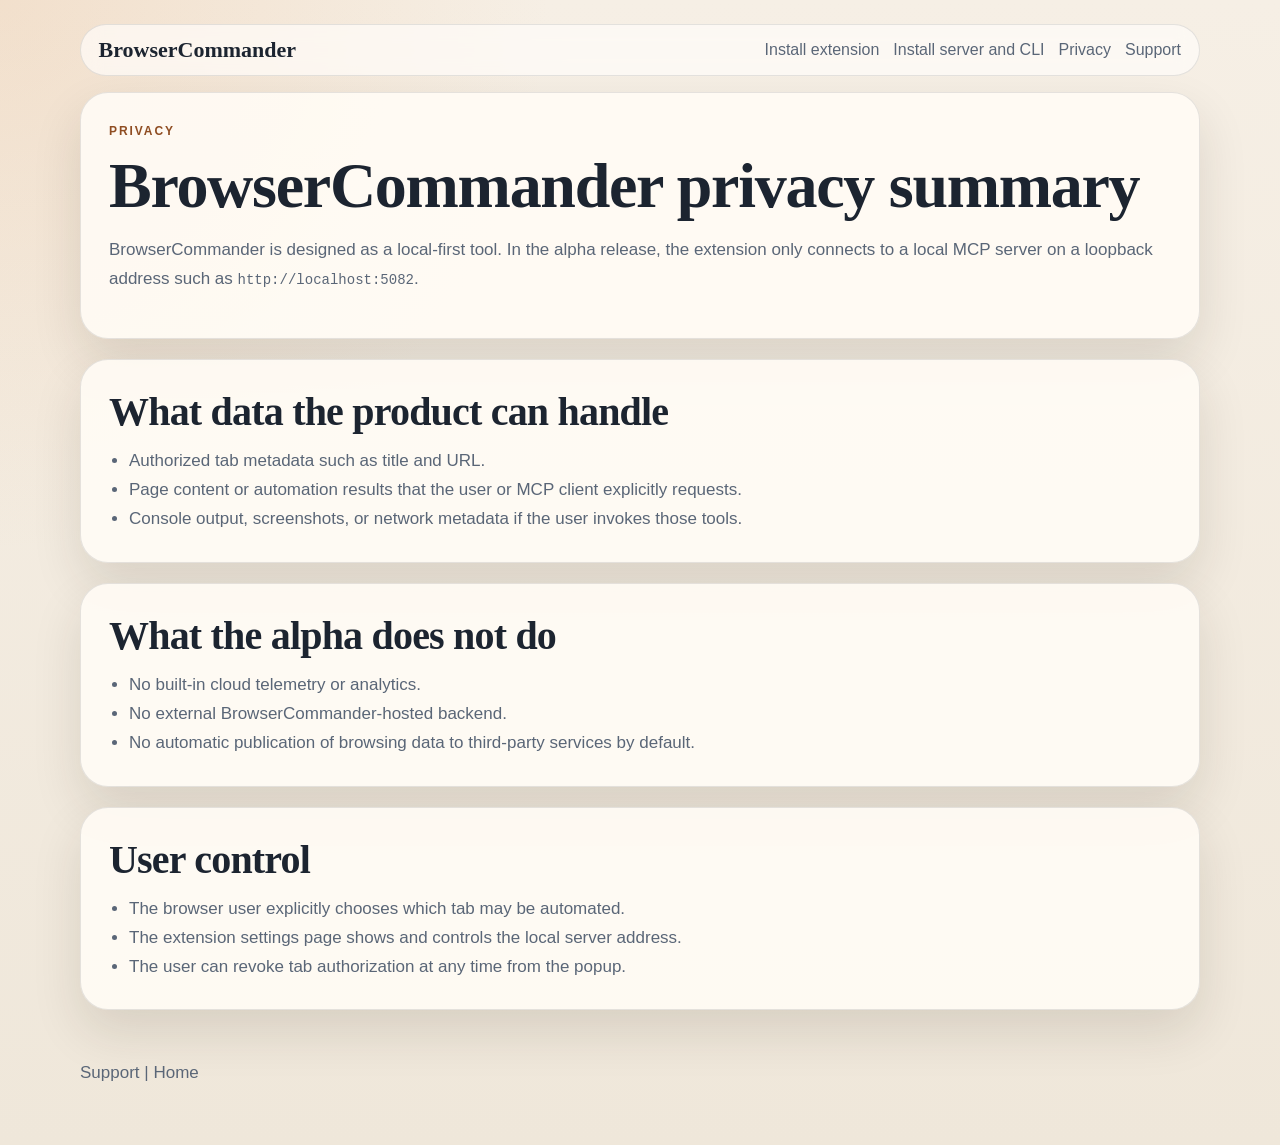
<file: docs/privacy.html>
<!DOCTYPE html>
<html lang="en">
<head>
    <meta charset="utf-8">
    <meta name="viewport" content="width=device-width, initial-scale=1">
    <title>BrowserCommander | Privacy</title>
    <link rel="stylesheet" href="assets/site.css">
</head>
<body>
    <div class="site-shell">
        <header class="site-header">
            <div class="topbar">
                <a class="brand" href="index.html">BrowserCommander</a>
                <nav class="nav-links">
                    <a href="install-extension.html">Install extension</a>
                    <a href="install-server.html">Install server and CLI</a>
                    <a href="privacy.html">Privacy</a>
                    <a href="support.html">Support</a>
                </nav>
            </div>
        </header>

        <section class="content-card">
            <p class="eyebrow">Privacy</p>
            <h1>BrowserCommander privacy summary</h1>
            <p>
                BrowserCommander is designed as a local-first tool. In the alpha release, the extension only connects
                to a local MCP server on a loopback address such as <span class="mono">http://localhost:5082</span>.
            </p>
        </section>

        <section class="content-card">
            <h2>What data the product can handle</h2>
            <ul class="section-list">
                <li>Authorized tab metadata such as title and URL.</li>
                <li>Page content or automation results that the user or MCP client explicitly requests.</li>
                <li>Console output, screenshots, or network metadata if the user invokes those tools.</li>
            </ul>
        </section>

        <section class="content-card">
            <h2>What the alpha does not do</h2>
            <ul class="section-list">
                <li>No built-in cloud telemetry or analytics.</li>
                <li>No external BrowserCommander-hosted backend.</li>
                <li>No automatic publication of browsing data to third-party services by default.</li>
            </ul>
        </section>

        <section class="content-card">
            <h2>User control</h2>
            <ul class="section-list">
                <li>The browser user explicitly chooses which tab may be automated.</li>
                <li>The extension settings page shows and controls the local server address.</li>
                <li>The user can revoke tab authorization at any time from the popup.</li>
            </ul>
        </section>

        <footer class="footer">
            <p><a href="support.html">Support</a> | <a href="index.html">Home</a></p>
        </footer>
    </div>
</body>
</html>
</file>
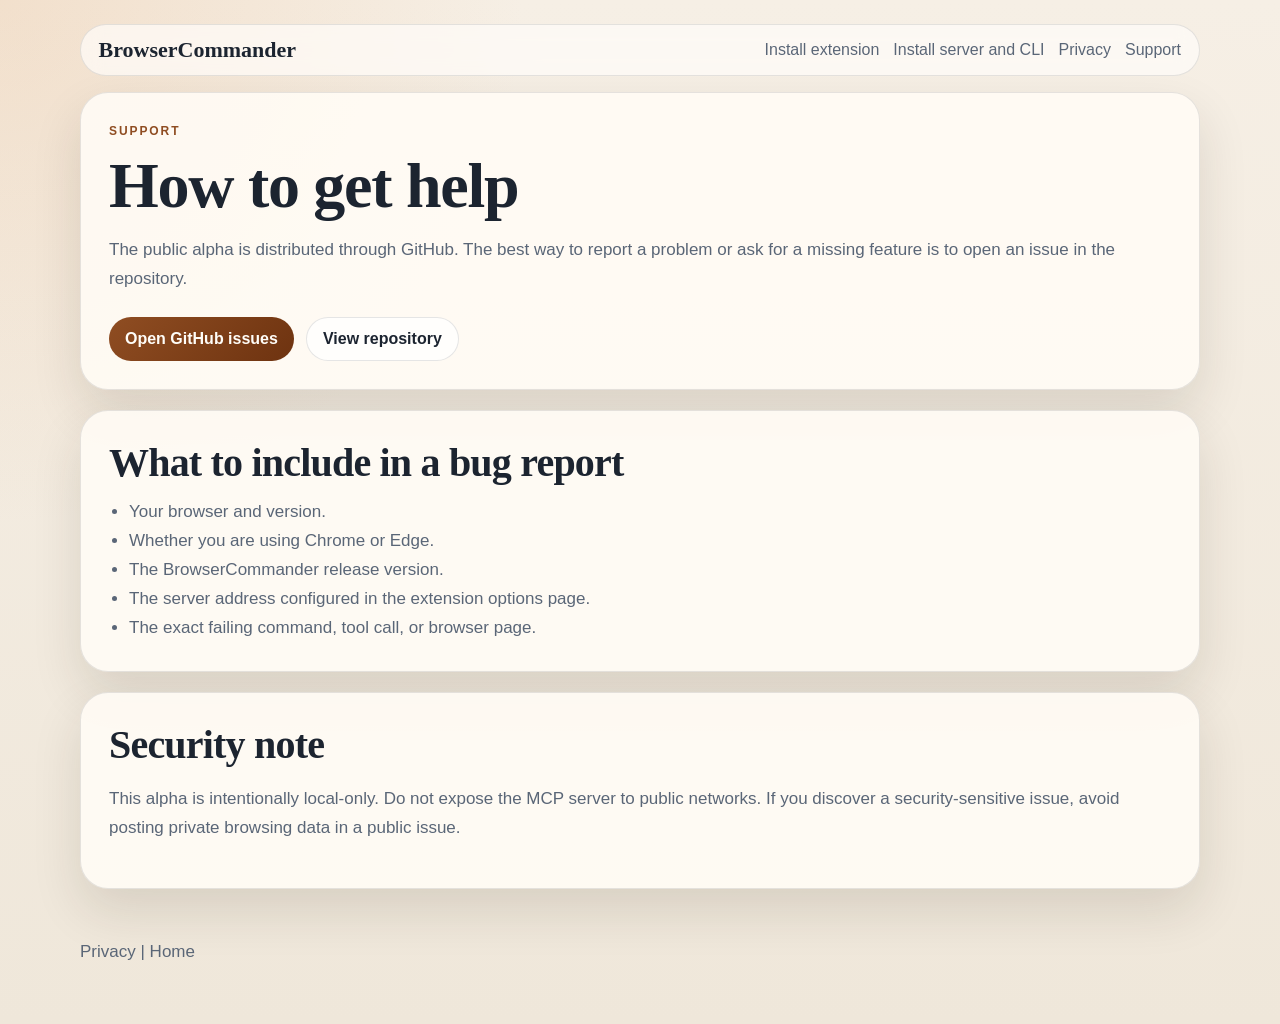
<file: docs/support.html>
<!DOCTYPE html>
<html lang="en">
<head>
    <meta charset="utf-8">
    <meta name="viewport" content="width=device-width, initial-scale=1">
    <title>BrowserCommander | Support</title>
    <link rel="stylesheet" href="assets/site.css">
</head>
<body>
    <div class="site-shell">
        <header class="site-header">
            <div class="topbar">
                <a class="brand" href="index.html">BrowserCommander</a>
                <nav class="nav-links">
                    <a href="install-extension.html">Install extension</a>
                    <a href="install-server.html">Install server and CLI</a>
                    <a href="privacy.html">Privacy</a>
                    <a href="support.html">Support</a>
                </nav>
            </div>
        </header>

        <section class="content-card">
            <p class="eyebrow">Support</p>
            <h1>How to get help</h1>
            <p>
                The public alpha is distributed through GitHub. The best way to report a problem or ask for a missing
                feature is to open an issue in the repository.
            </p>
            <div class="button-row">
                <a class="button" href="https://github.com/DimonSmart/BrowserCommander/issues">Open GitHub issues</a>
                <a class="button-secondary" href="https://github.com/DimonSmart/BrowserCommander">View repository</a>
            </div>
        </section>

        <section class="content-card">
            <h2>What to include in a bug report</h2>
            <ul class="section-list">
                <li>Your browser and version.</li>
                <li>Whether you are using Chrome or Edge.</li>
                <li>The BrowserCommander release version.</li>
                <li>The server address configured in the extension options page.</li>
                <li>The exact failing command, tool call, or browser page.</li>
            </ul>
        </section>

        <section class="content-card">
            <h2>Security note</h2>
            <p>
                This alpha is intentionally local-only. Do not expose the MCP server to public networks.
                If you discover a security-sensitive issue, avoid posting private browsing data in a public issue.
            </p>
        </section>

        <footer class="footer">
            <p><a href="privacy.html">Privacy</a> | <a href="index.html">Home</a></p>
        </footer>
    </div>
</body>
</html>
</file>
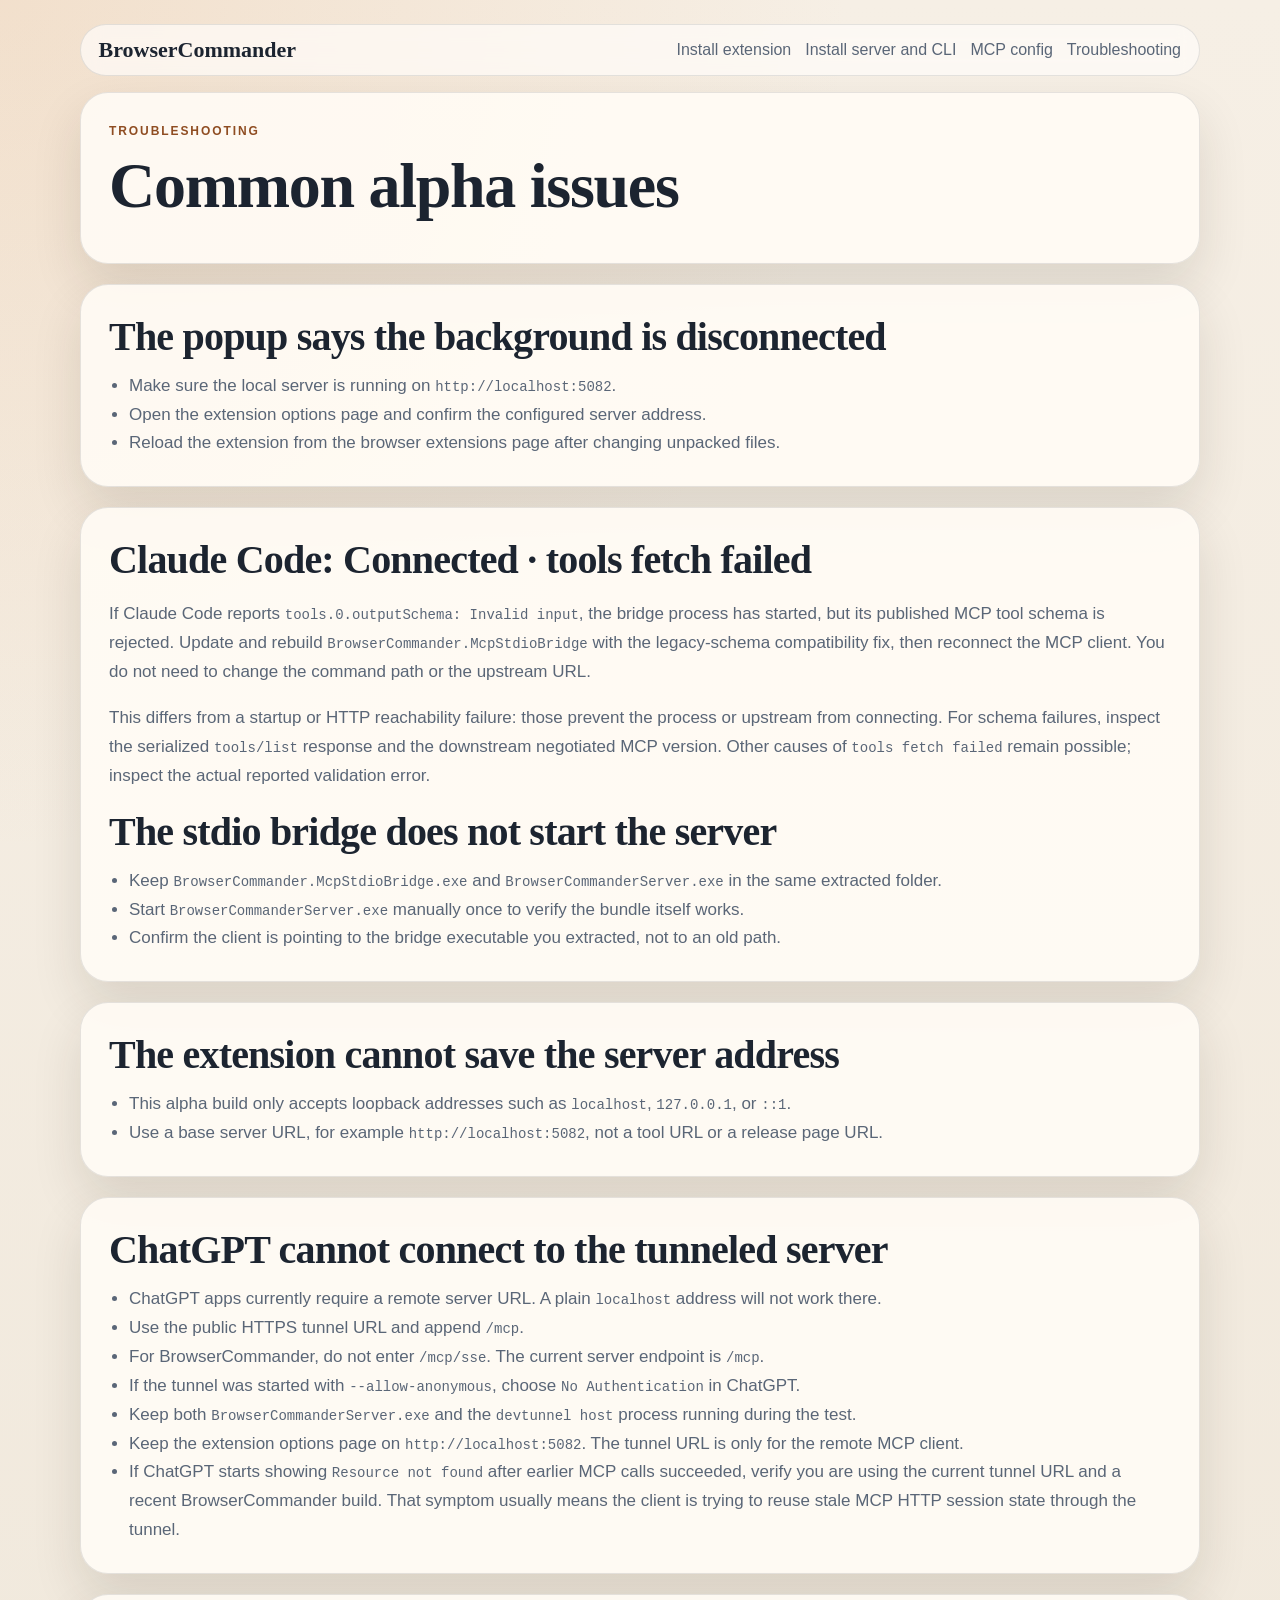
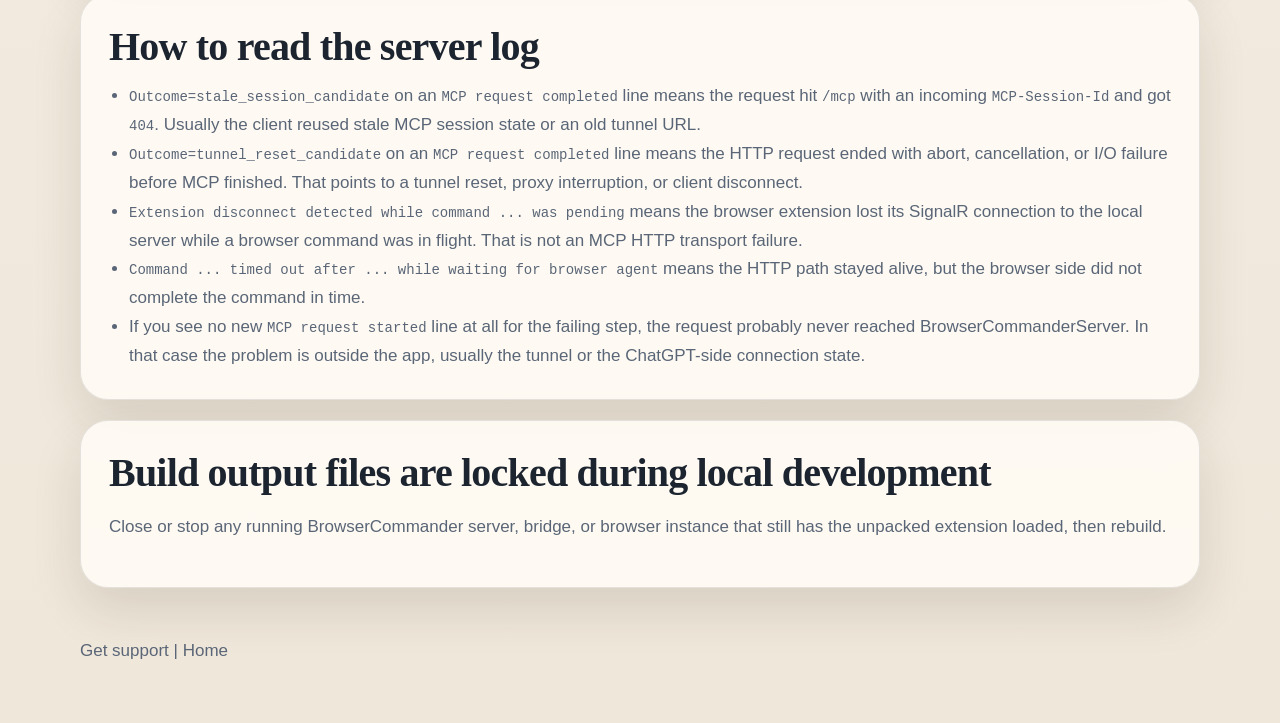
<file: docs/troubleshooting.html>
<!DOCTYPE html>
<html lang="en">
<head>
    <meta charset="utf-8">
    <meta name="viewport" content="width=device-width, initial-scale=1">
    <title>BrowserCommander | Troubleshooting</title>
    <link rel="stylesheet" href="assets/site.css">
</head>
<body>
    <div class="site-shell">
        <header class="site-header">
            <div class="topbar">
                <a class="brand" href="index.html">BrowserCommander</a>
                <nav class="nav-links">
                    <a href="install-extension.html">Install extension</a>
                    <a href="install-server.html">Install server and CLI</a>
                    <a href="mcp-config.html">MCP config</a>
                    <a href="troubleshooting.html">Troubleshooting</a>
                </nav>
            </div>
        </header>

        <section class="content-card">
            <p class="eyebrow">Troubleshooting</p>
            <h1>Common alpha issues</h1>
        </section>

        <section class="content-card">
            <h2>The popup says the background is disconnected</h2>
            <ul class="section-list">
                <li>Make sure the local server is running on <span class="mono">http://localhost:5082</span>.</li>
                <li>Open the extension options page and confirm the configured server address.</li>
                <li>Reload the extension from the browser extensions page after changing unpacked files.</li>
            </ul>
        </section>

        <section class="content-card">
            <h2>Claude Code: Connected · tools fetch failed</h2>
            <p>If Claude Code reports <span class="mono">tools.0.outputSchema: Invalid input</span>, the bridge process has started, but its published MCP tool schema is rejected. Update and rebuild <span class="mono">BrowserCommander.McpStdioBridge</span> with the legacy-schema compatibility fix, then reconnect the MCP client. You do not need to change the command path or the upstream URL.</p>
            <p>This differs from a startup or HTTP reachability failure: those prevent the process or upstream from connecting. For schema failures, inspect the serialized <span class="mono">tools/list</span> response and the downstream negotiated MCP version. Other causes of <span class="mono">tools fetch failed</span> remain possible; inspect the actual reported validation error.</p>
            <h2>The stdio bridge does not start the server</h2>
            <ul class="section-list">
                <li>Keep <span class="mono">BrowserCommander.McpStdioBridge.exe</span> and <span class="mono">BrowserCommanderServer.exe</span> in the same extracted folder.</li>
                <li>Start <span class="mono">BrowserCommanderServer.exe</span> manually once to verify the bundle itself works.</li>
                <li>Confirm the client is pointing to the bridge executable you extracted, not to an old path.</li>
            </ul>
        </section>

        <section class="content-card">
            <h2>The extension cannot save the server address</h2>
            <ul class="section-list">
                <li>This alpha build only accepts loopback addresses such as <span class="mono">localhost</span>, <span class="mono">127.0.0.1</span>, or <span class="mono">::1</span>.</li>
                <li>Use a base server URL, for example <span class="mono">http://localhost:5082</span>, not a tool URL or a release page URL.</li>
            </ul>
        </section>

        <section class="content-card">
            <h2>ChatGPT cannot connect to the tunneled server</h2>
            <ul class="section-list">
                <li>ChatGPT apps currently require a remote server URL. A plain <span class="mono">localhost</span> address will not work there.</li>
                <li>Use the public HTTPS tunnel URL and append <span class="mono">/mcp</span>.</li>
                <li>For BrowserCommander, do not enter <span class="mono">/mcp/sse</span>. The current server endpoint is <span class="mono">/mcp</span>.</li>
                <li>If the tunnel was started with <span class="mono">--allow-anonymous</span>, choose <span class="mono">No Authentication</span> in ChatGPT.</li>
                <li>Keep both <span class="mono">BrowserCommanderServer.exe</span> and the <span class="mono">devtunnel host</span> process running during the test.</li>
                <li>Keep the extension options page on <span class="mono">http://localhost:5082</span>. The tunnel URL is only for the remote MCP client.</li>
                <li>If ChatGPT starts showing <span class="mono">Resource not found</span> after earlier MCP calls succeeded, verify you are using the current tunnel URL and a recent BrowserCommander build. That symptom usually means the client is trying to reuse stale MCP HTTP session state through the tunnel.</li>
            </ul>
        </section>

        <section class="content-card">
            <h2>How to read the server log</h2>
            <ul class="section-list">
                <li><span class="mono">Outcome=stale_session_candidate</span> on an <span class="mono">MCP request completed</span> line means the request hit <span class="mono">/mcp</span> with an incoming <span class="mono">MCP-Session-Id</span> and got <span class="mono">404</span>. Usually the client reused stale MCP session state or an old tunnel URL.</li>
                <li><span class="mono">Outcome=tunnel_reset_candidate</span> on an <span class="mono">MCP request completed</span> line means the HTTP request ended with abort, cancellation, or I/O failure before MCP finished. That points to a tunnel reset, proxy interruption, or client disconnect.</li>
                <li><span class="mono">Extension disconnect detected while command ... was pending</span> means the browser extension lost its SignalR connection to the local server while a browser command was in flight. That is not an MCP HTTP transport failure.</li>
                <li><span class="mono">Command ... timed out after ... while waiting for browser agent</span> means the HTTP path stayed alive, but the browser side did not complete the command in time.</li>
                <li>If you see no new <span class="mono">MCP request started</span> line at all for the failing step, the request probably never reached BrowserCommanderServer. In that case the problem is outside the app, usually the tunnel or the ChatGPT-side connection state.</li>
            </ul>
        </section>

        <section class="content-card">
            <h2>Build output files are locked during local development</h2>
            <p>
                Close or stop any running BrowserCommander server, bridge, or browser instance that still has
                the unpacked extension loaded, then rebuild.
            </p>
        </section>

        <footer class="footer">
            <p><a href="support.html">Get support</a> | <a href="index.html">Home</a></p>
        </footer>
    </div>
</body>
</html>
</file>
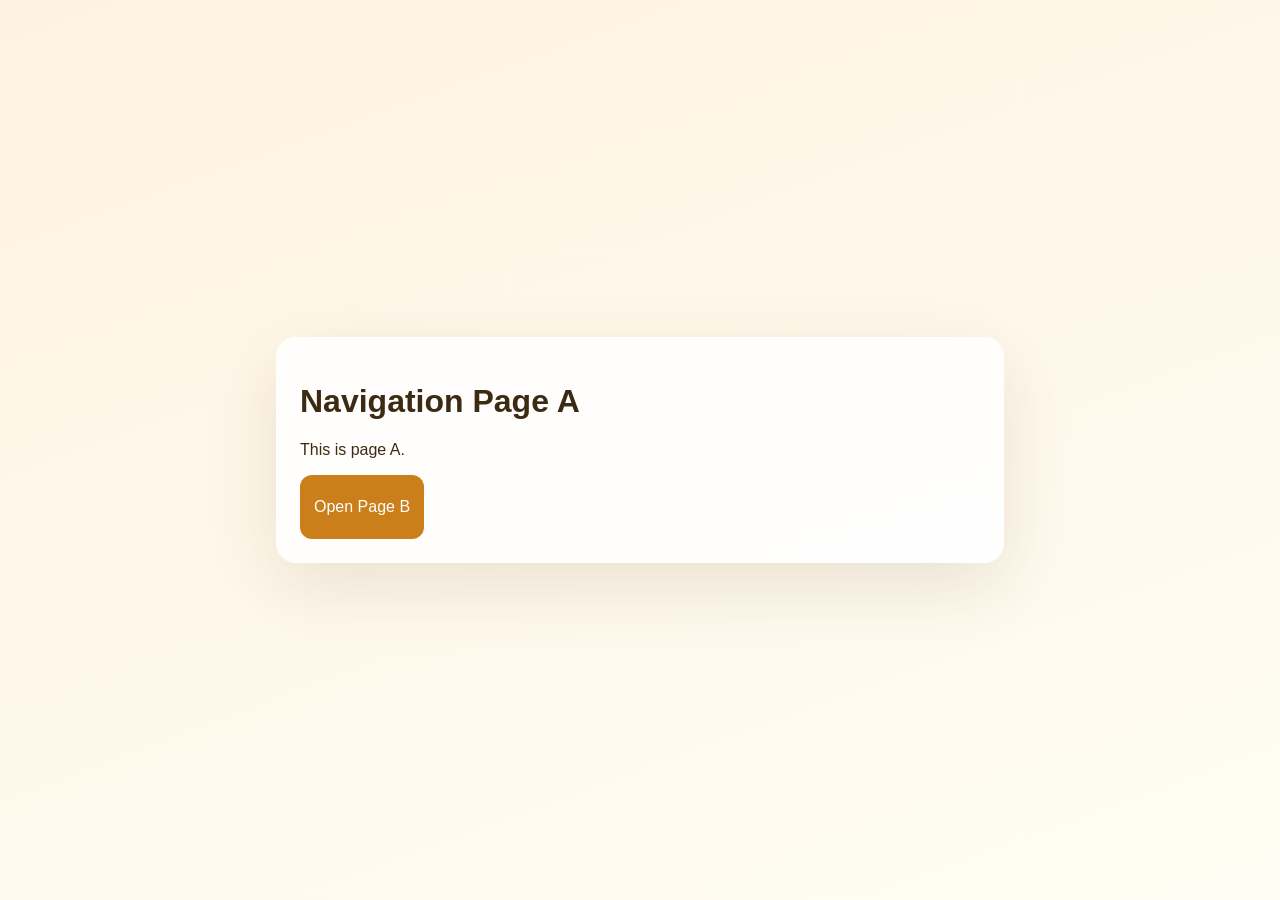
<file: BrowserCommander.E2E.Tests/TestSite/nav-a.html>
<!DOCTYPE html>
<html lang="en">
<head>
    <meta charset="utf-8" />
    <meta name="viewport" content="width=device-width, initial-scale=1" />
    <title>BrowserCommander E2E Nav A</title>
    <style>
        body {
            margin: 0;
            min-height: 100vh;
            display: grid;
            place-items: center;
            background: linear-gradient(160deg, #fef3e2 0%, #fffdf3 100%);
            font-family: "Segoe UI", sans-serif;
            color: #3b2b12;
        }

        main {
            width: min(680px, calc(100vw - 32px));
            padding: 24px;
            border-radius: 20px;
            background: rgba(255, 255, 255, 0.92);
            box-shadow: 0 24px 70px rgba(88, 66, 28, 0.12);
        }

        a {
            display: inline-flex;
            align-items: center;
            justify-content: center;
            min-height: 44px;
            padding: 10px 14px;
            border-radius: 12px;
            background: #ca7f1b;
            color: #fff;
            text-decoration: none;
        }
    </style>
</head>
<body>
    <main>
        <h1>Navigation Page A</h1>
        <p id="nav-a-marker">This is page A.</p>
        <a id="nav-a-to-b" href="/nav-b.html">Open Page B</a>
    </main>
    <script>
        console.log("nav-a-ready");
    </script>
</body>
</html>
</file>
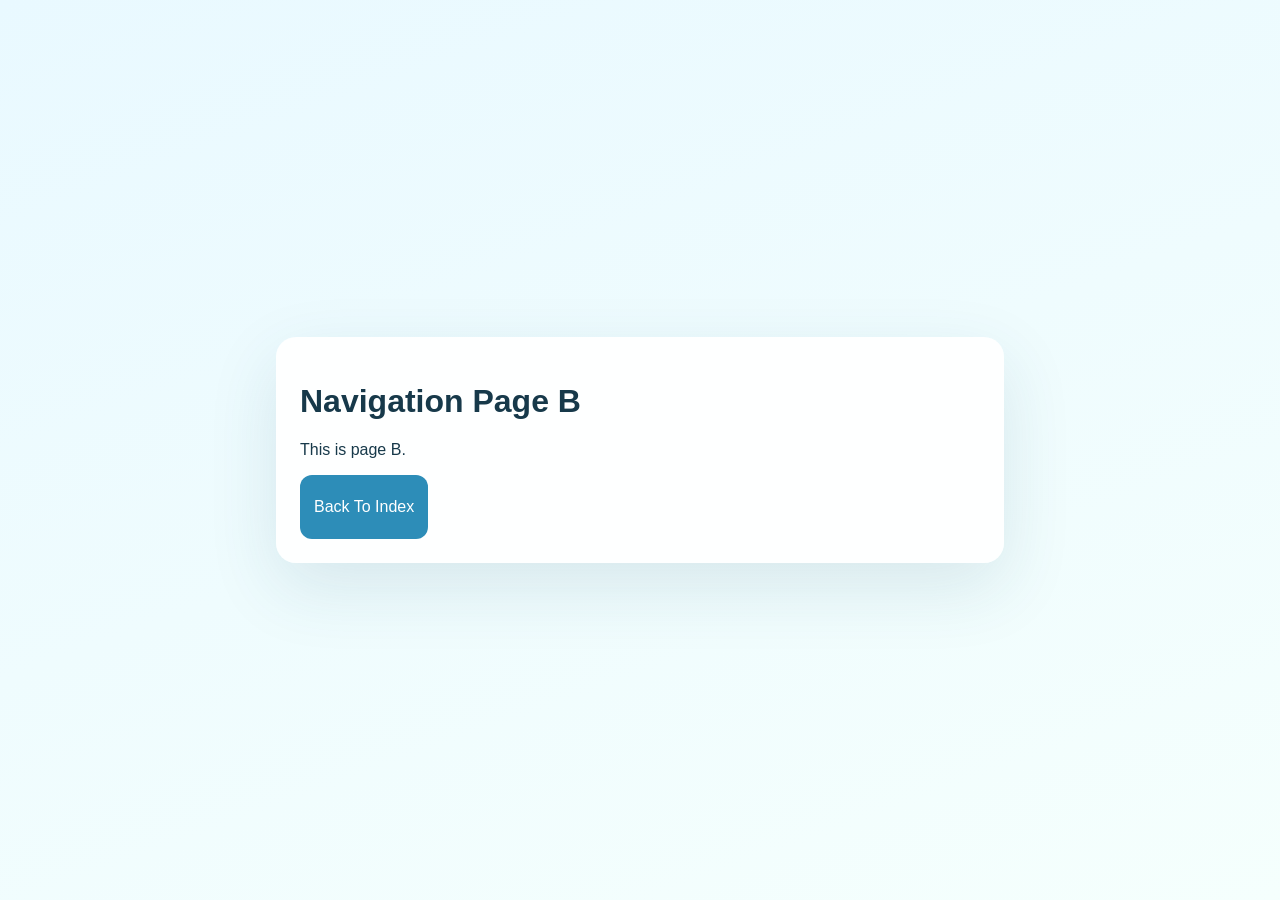
<file: BrowserCommander.E2E.Tests/TestSite/nav-b.html>
<!DOCTYPE html>
<html lang="en">
<head>
    <meta charset="utf-8" />
    <meta name="viewport" content="width=device-width, initial-scale=1" />
    <title>BrowserCommander E2E Nav B</title>
    <style>
        body {
            margin: 0;
            min-height: 100vh;
            display: grid;
            place-items: center;
            background: linear-gradient(160deg, #e9f9ff 0%, #f5fffd 100%);
            font-family: "Segoe UI", sans-serif;
            color: #17394a;
        }

        main {
            width: min(680px, calc(100vw - 32px));
            padding: 24px;
            border-radius: 20px;
            background: rgba(255, 255, 255, 0.92);
            box-shadow: 0 24px 70px rgba(33, 79, 109, 0.12);
        }

        a {
            display: inline-flex;
            align-items: center;
            justify-content: center;
            min-height: 44px;
            padding: 10px 14px;
            border-radius: 12px;
            background: #2d8db8;
            color: #fff;
            text-decoration: none;
        }
    </style>
</head>
<body>
    <main>
        <h1>Navigation Page B</h1>
        <p id="nav-b-marker">This is page B.</p>
        <a id="nav-b-to-index" href="/index.html">Back To Index</a>
    </main>
    <script>
        console.log("nav-b-ready");
    </script>
</body>
</html>
</file>
<file: docs/assets/site.css>
:root {
    --bg: #f4efe5;
    --panel: rgba(255, 251, 245, 0.92);
    --panel-strong: #fffdf9;
    --ink: #1c2430;
    --muted: #5a6677;
    --accent: #8f4d22;
    --accent-strong: #6e3310;
    --line: rgba(44, 51, 63, 0.12);
    --shadow: 0 22px 50px rgba(45, 31, 19, 0.12);
}

* {
    box-sizing: border-box;
}

html {
    scroll-behavior: smooth;
}

body {
    margin: 0;
    color: var(--ink);
    font-family: "Aptos", "Segoe UI", sans-serif;
    background:
        radial-gradient(circle at top left, rgba(230, 178, 130, 0.25), transparent 32%),
        linear-gradient(180deg, #f6efe5 0%, #efe7da 100%);
}

a {
    color: inherit;
}

.site-shell {
    width: min(1120px, calc(100% - 32px));
    margin: 0 auto;
}

.site-header {
    padding: 24px 0 16px;
}

.topbar {
    display: flex;
    justify-content: space-between;
    align-items: center;
    gap: 16px;
    background: rgba(255, 253, 249, 0.7);
    border: 1px solid var(--line);
    border-radius: 999px;
    padding: 12px 18px;
    backdrop-filter: blur(10px);
}

.brand {
    font-family: Georgia, "Times New Roman", serif;
    font-size: 22px;
    font-weight: 700;
    text-decoration: none;
}

.nav-links {
    display: flex;
    flex-wrap: wrap;
    gap: 14px;
}

.nav-links a {
    color: var(--muted);
    text-decoration: none;
}

.hero,
.content-card {
    background: var(--panel);
    border: 1px solid var(--line);
    border-radius: 28px;
    box-shadow: var(--shadow);
}

.hero {
    margin: 12px 0 24px;
    padding: 40px;
}

.eyebrow {
    margin: 0 0 12px;
    color: var(--accent);
    font-size: 12px;
    font-weight: 700;
    letter-spacing: 0.16em;
    text-transform: uppercase;
}

h1,
h2,
h3 {
    font-family: Georgia, "Times New Roman", serif;
    letter-spacing: -0.02em;
}

h1 {
    margin: 0 0 16px;
    font-size: clamp(38px, 6vw, 64px);
    line-height: 1.02;
}

h2 {
    margin: 0 0 12px;
    font-size: clamp(28px, 4vw, 40px);
}

h3 {
    margin: 0 0 8px;
    font-size: 24px;
}

p,
li {
    color: var(--muted);
    font-size: 17px;
    line-height: 1.7;
}

.hero p {
    max-width: 720px;
}

.button-row {
    display: flex;
    flex-wrap: wrap;
    gap: 12px;
    margin-top: 24px;
}

.button,
.button-secondary {
    display: inline-flex;
    align-items: center;
    justify-content: center;
    min-height: 44px;
    padding: 0 16px;
    border-radius: 999px;
    text-decoration: none;
    font-weight: 600;
}

.button {
    color: #fffdf8;
    background: linear-gradient(135deg, var(--accent) 0%, var(--accent-strong) 100%);
}

.button-secondary {
    color: var(--ink);
    background: rgba(255, 255, 255, 0.76);
    border: 1px solid var(--line);
}

.grid {
    display: grid;
    grid-template-columns: repeat(auto-fit, minmax(240px, 1fr));
    gap: 18px;
}

.content-card {
    padding: 28px;
    margin-bottom: 20px;
}

.workflow-section {
    overflow: hidden;
}

.workflow-grid {
    display: grid;
    grid-template-columns: minmax(0, 0.9fr) minmax(0, 1.3fr);
    gap: 28px;
    align-items: center;
}

.workflow-points {
    margin-top: 18px;
}

.workflow-note {
    margin: 18px 0 0;
}

.workflow-figure {
    margin: 0;
    padding: 18px;
    border: 1px solid rgba(44, 51, 63, 0.08);
    border-radius: 24px;
    background:
        radial-gradient(circle at top left, rgba(143, 77, 34, 0.08), transparent 34%),
        linear-gradient(180deg, rgba(255, 255, 255, 0.84) 0%, rgba(255, 248, 238, 0.96) 100%);
}

.workflow-image {
    display: block;
    width: 100%;
    height: auto;
    border-radius: 18px;
    box-shadow: 0 22px 44px rgba(28, 36, 48, 0.16);
}

.workflow-caption {
    margin-top: 14px;
    color: var(--muted);
    font-size: 15px;
    line-height: 1.6;
}

.callout {
    margin: 20px 0 0;
    padding: 16px 18px;
    border-left: 4px solid var(--accent);
    background: rgba(255, 248, 238, 0.9);
    border-radius: 16px;
}

.code-block,
pre {
    overflow-x: auto;
    margin: 14px 0 0;
    padding: 16px 18px;
    border-radius: 18px;
    background: #191919;
    color: #f6efe5;
}

code,
pre,
.mono {
    font-family: Consolas, "Cascadia Mono", "Courier New", monospace;
    font-size: 14px;
}

.section-list {
    margin: 0;
    padding-left: 20px;
}

.kicker {
    display: inline-flex;
    align-items: center;
    gap: 8px;
    margin-bottom: 12px;
    padding: 6px 10px;
    border-radius: 999px;
    background: rgba(143, 77, 34, 0.1);
    color: var(--accent-strong);
    font-size: 13px;
    font-weight: 700;
}

.footer {
    padding: 12px 0 40px;
    color: var(--muted);
}

.footer a {
    text-decoration: none;
}

.page-title {
    margin-bottom: 8px;
}

.table {
    width: 100%;
    border-collapse: collapse;
}

.table th,
.table td {
    padding: 12px 10px;
    border-bottom: 1px solid var(--line);
    text-align: left;
    vertical-align: top;
}

.table th {
    color: var(--ink);
}

@media (max-width: 920px) {
    .workflow-grid {
        grid-template-columns: 1fr;
    }
}

@media (max-width: 720px) {
    .site-shell {
        width: min(100% - 20px, 1120px);
    }

    .topbar {
        border-radius: 24px;
        align-items: flex-start;
        flex-direction: column;
    }

    .hero,
    .content-card {
        padding: 22px;
        border-radius: 22px;
    }

    .workflow-figure {
        padding: 12px;
        border-radius: 18px;
    }

    .workflow-image {
        border-radius: 14px;
    }

    p,
    li {
        font-size: 16px;
    }
}
</file>
